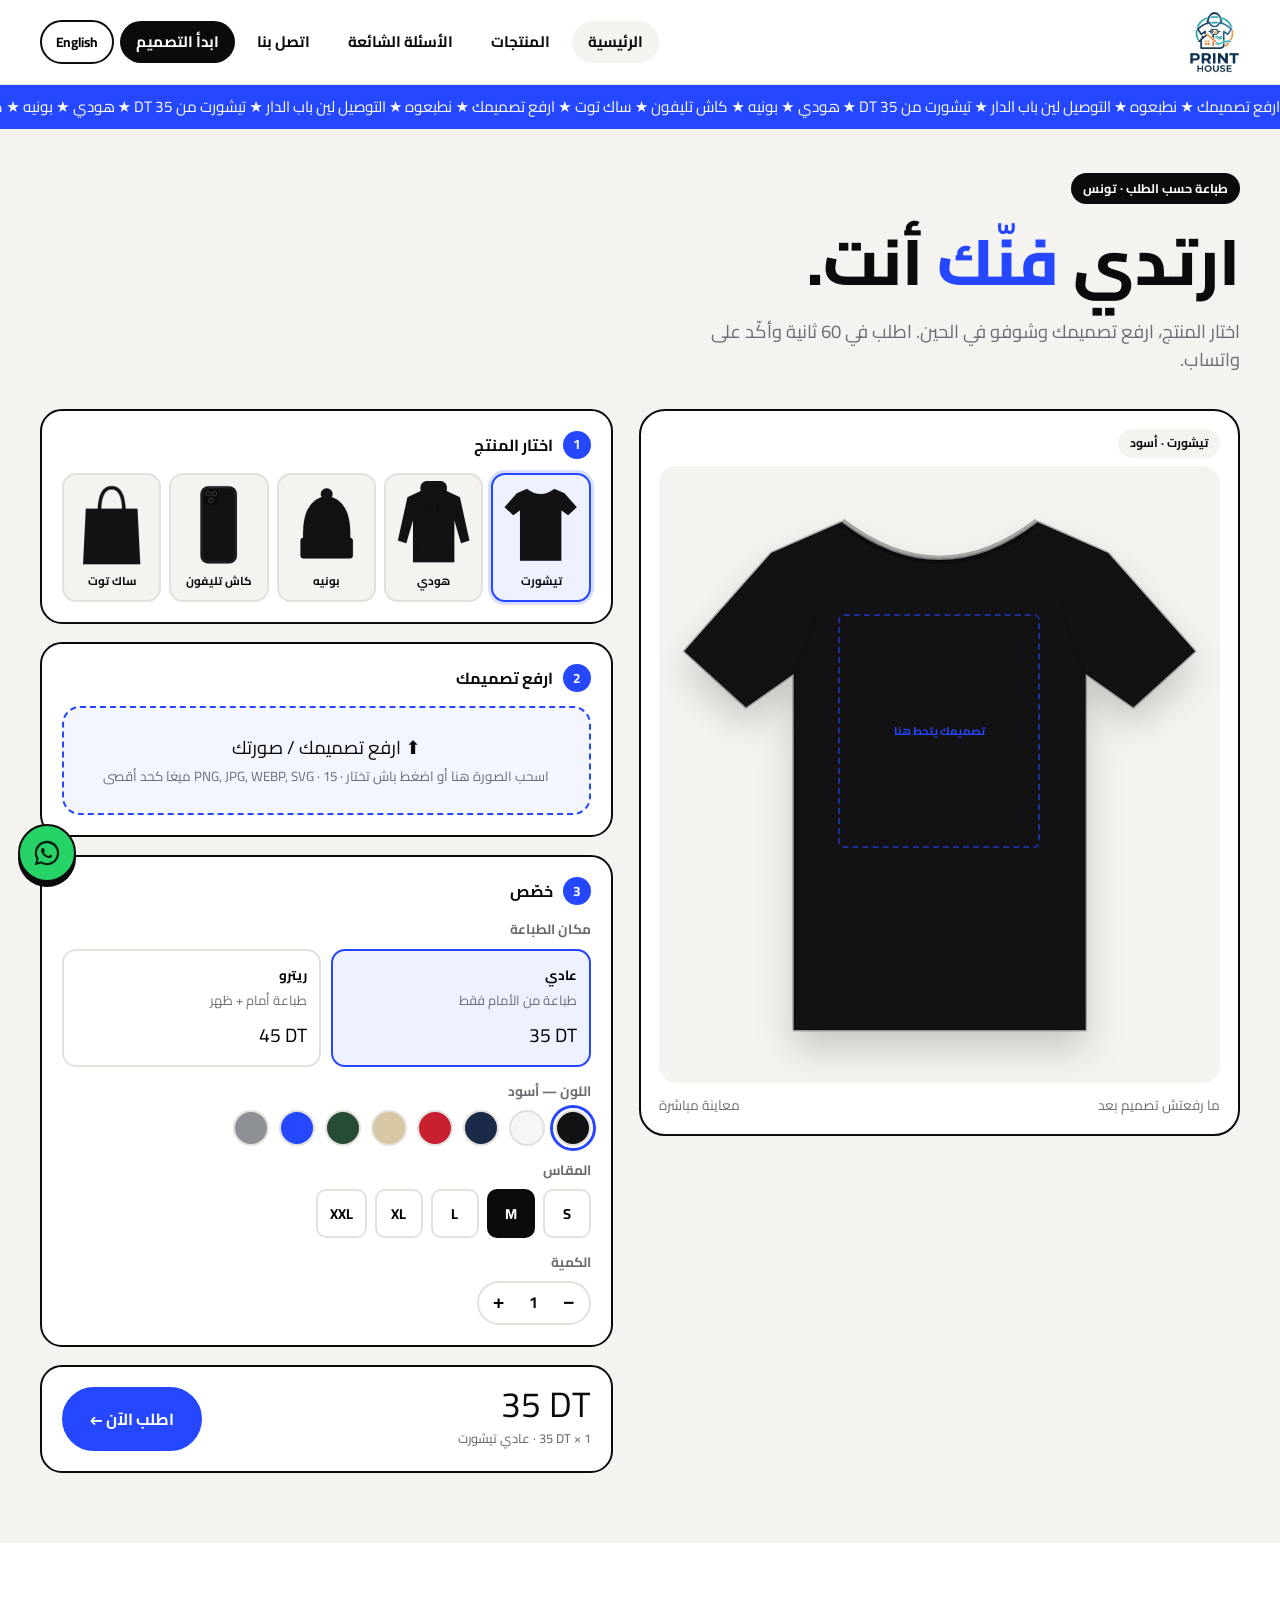
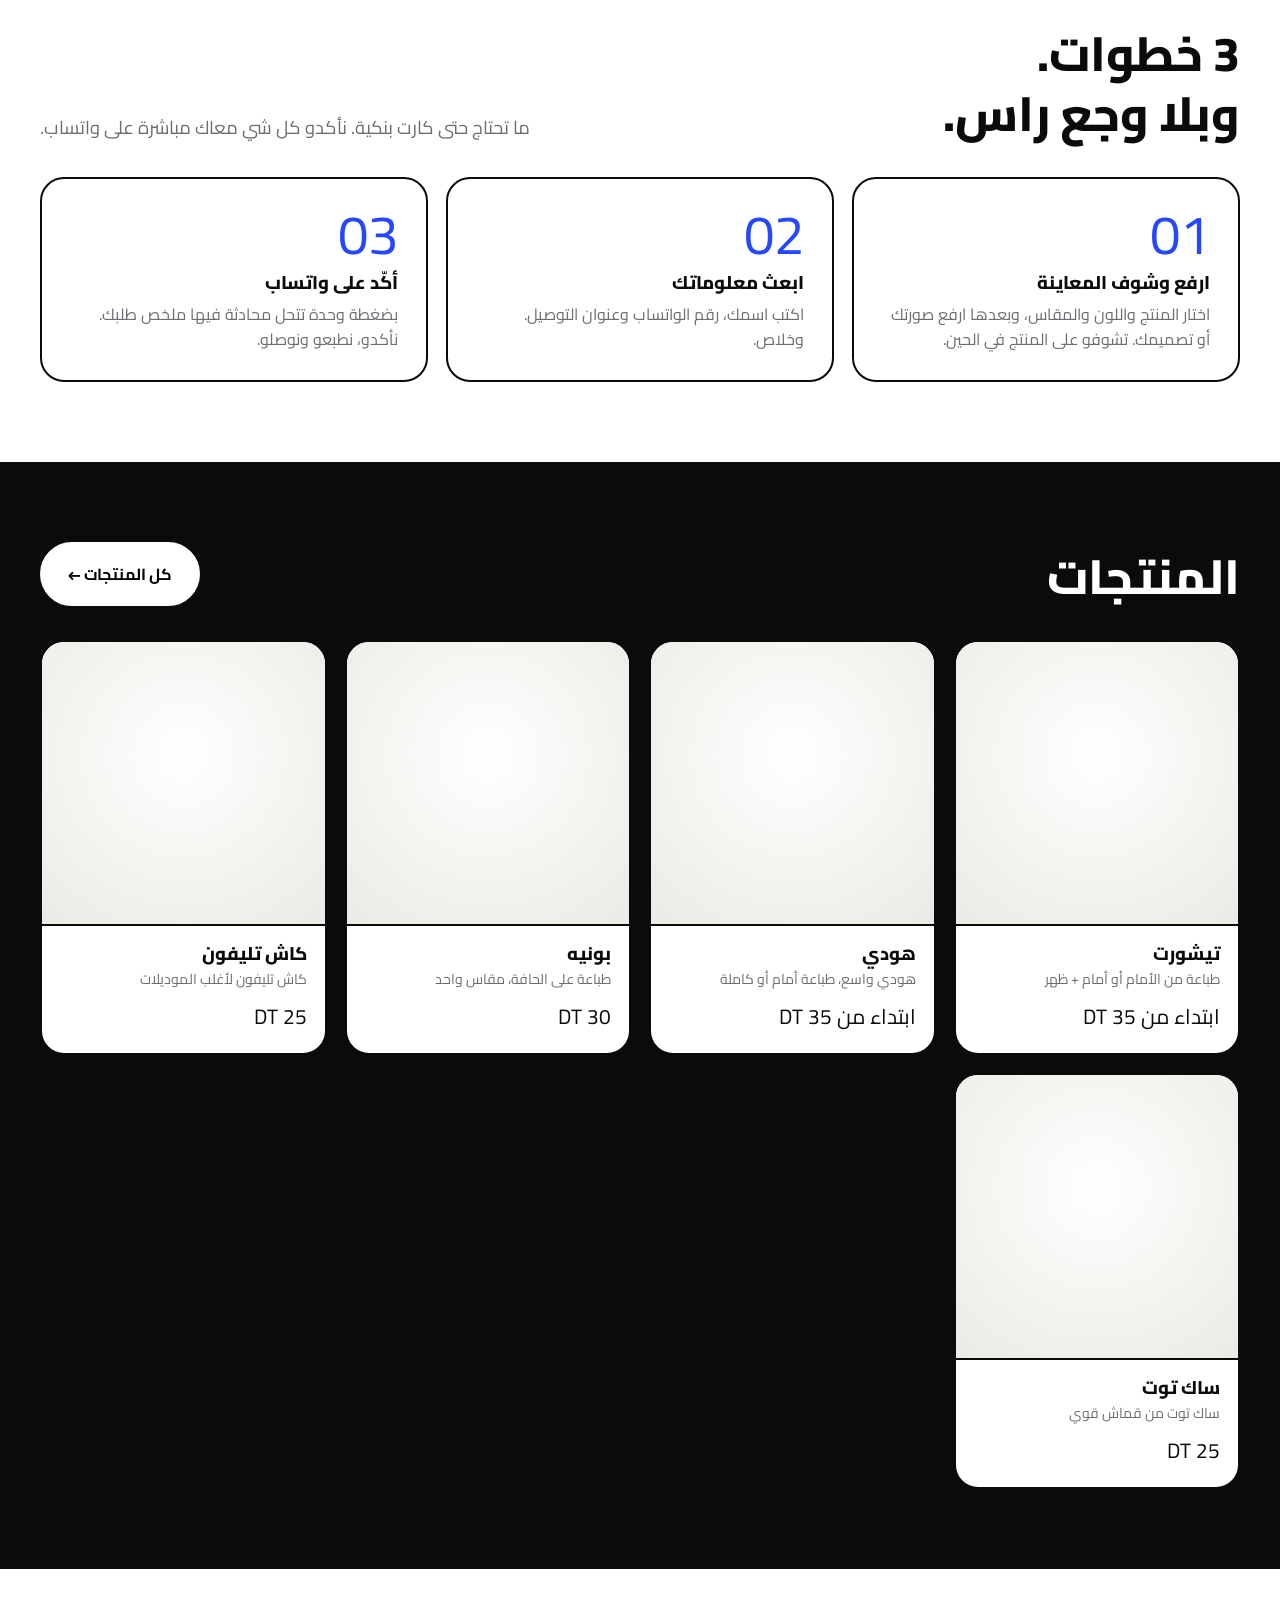
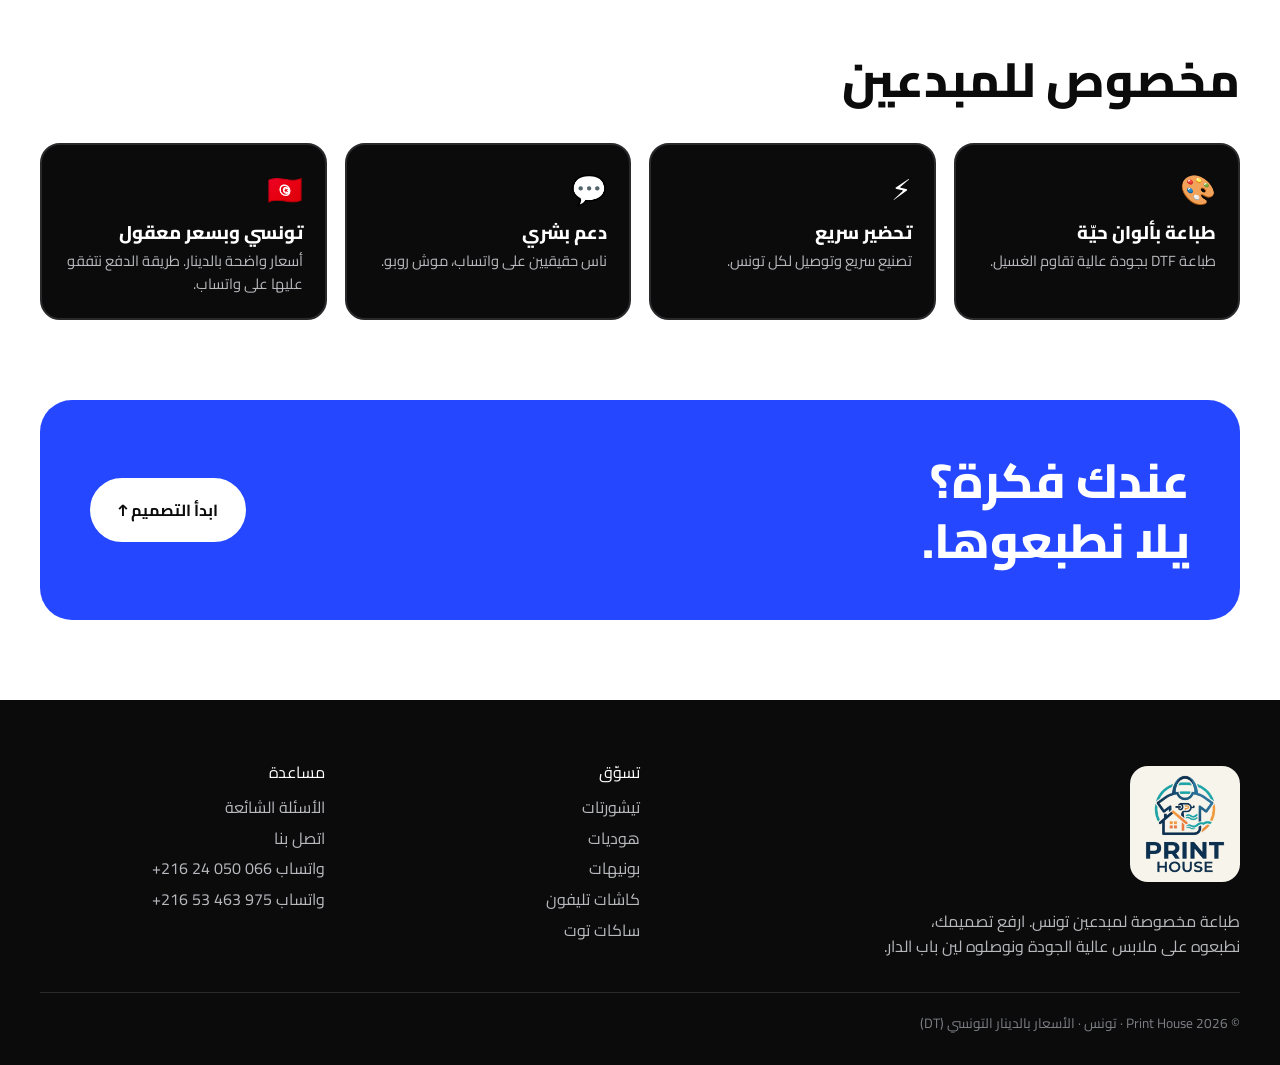
<file: index.html>
<!doctype html>
<html lang="en"><head><meta charset="utf-8"><meta name="viewport" content="width=device-width,initial-scale=1">
<title>Print House</title><meta name="description" content="Design and order custom T-shirts, hoodies, beanies, phone cases and tote bags in Tunisia. Upload your art, pay on WhatsApp.">
<link rel="preconnect" href="https://fonts.googleapis.com"><link rel="preconnect" href="https://fonts.gstatic.com" crossorigin>
<link href="https://fonts.googleapis.com/css2?family=Archivo+Black&family=Space+Grotesk:wght@400;500;700&family=Cairo:wght@400;600;700;800&display=swap" rel="stylesheet">
<link rel="icon" type="image/png" sizes="32x32" href="ph-favicon-32.png"><link rel="icon" type="image/png" sizes="512x512" href="ph-favicon.png"><link rel="apple-touch-icon" href="ph-apple-touch-icon.png">
<meta property="og:type" content="website"><meta property="og:site_name" content="Print House"><meta property="og:title" content="Print House"><meta property="og:description" content="Custom printing in Tunisia. Upload your design, we print it on T-shirts, hoodies, beanies, phone cases and tote bags."><meta property="og:image" content="https://zaydoun30.github.io/printhouse/ph-og-image.png"><meta property="og:url" content="https://zaydoun30.github.io/printhouse/">
<meta name="twitter:card" content="summary_large_image"><meta name="twitter:title" content="Print House"><meta name="twitter:image" content="https://zaydoun30.github.io/printhouse/ph-og-image.png"><meta name="theme-color" content="#0b0b0c"><link rel="stylesheet" href="style.css"></head>
<body data-page="home">

<div class="marquee"><div data-i18n="marquee">UPLOAD YOUR ART ★ WE PRINT IT ★ DELIVERED TO YOUR DOOR ★ T-SHIRTS FROM 35 DT ★ HOODIES ★ BONNES ★ PHONE CASES ★ TOTE BAGS ★ UPLOAD YOUR ART ★ WE PRINT IT ★ DELIVERED TO YOUR DOOR ★ T-SHIRTS FROM 35 DT ★ HOODIES ★ BONNES ★ PHONE CASES ★ TOTE BAGS ★ </div></div>
<section class="hero" id="customizer"><div class="wrap">
  <div class="hero-head"><span class="eyebrow">Custom print · Tunisia</span>
  <h1 data-i18n="home_h1">Wear your <span class="accent">own</span> art.</h1>
  <p class="lead">Pick a product, drop your design, see it instantly. Order in 60 seconds – confirm on WhatsApp.</p></div>
  <div id="customizer-mount"></div>
</div></section>

<section class="pad"><div class="wrap">
  <div class="section-head"><h2 data-i18n="steps_h2">3 steps.<br>Zero hassle.</h2><p class="lead">No card needed. We confirm everything with you directly on WhatsApp.</p></div>
  <div class="steps3">
    <div class="big-step"><div class="n">01</div><h3>Upload & preview</h3><p>Choose your product, colour and size, then upload your photo or artwork. See it on the mockup right away.</p></div>
    <div class="big-step"><div class="n">02</div><h3>Send your details</h3><p>Fill in your name, WhatsApp number and delivery address. That's it.</p></div>
    <div class="big-step"><div class="n">03</div><h3>Confirm on WhatsApp</h3><p>One tap opens a pre-filled chat with your order summary. We confirm, print and deliver.</p></div>
  </div>
</div></section>

<section class="pad dark"><div class="wrap">
  <div class="section-head"><h2>The collection</h2><a class="btn" style="background:#fff;color:#000;border-color:#fff" href="products.html">All products →</a></div>
  <div class="grid-products"><a class="prod-card" href="products.html?p=tshirt#customizer"><div class="img" data-thumb="tshirt"></div><div class="info"><h3>T-Shirt</h3><p>Front or front + back print</p><div class="from">from 35 DT</div></div></a><a class="prod-card" href="products.html?p=hoodie#customizer"><div class="img" data-thumb="hoodie"></div><div class="info"><h3>Hoodie</h3><p>Oversized fleece, front or full</p><div class="from">from 35 DT</div></div></a><a class="prod-card" href="products.html?p=beanie#customizer"><div class="img" data-thumb="beanie"></div><div class="info"><h3>Beanie (Bonne)</h3><p>Printed cuff, one size</p><div class="from">30 DT</div></div></a><a class="prod-card" href="products.html?p=case#customizer"><div class="img" data-thumb="case"></div><div class="info"><h3>Phone Case</h3><p>Cache Tlifoun, all major models</p><div class="from">25 DT</div></div></a><a class="prod-card" href="products.html?p=tote#customizer"><div class="img" data-thumb="tote"></div><div class="info"><h3>Tote Bag</h3><p>Sac Tot Bage, heavy canvas</p><div class="from">25 DT</div></div></a></div>
</div></section>

<section class="pad"><div class="wrap">
  <div class="section-head"><h2>Made for creators</h2></div>
  <div class="perks" style="color:#fff">
    <div class="perk" style="background:#0b0b0c"><div class="ic">🎨</div><h3>Vivid prints</h3><p>High-resolution DTF printing that survives the wash.</p></div>
    <div class="perk" style="background:#0b0b0c"><div class="ic">⚡</div><h3>Fast turnaround</h3><p>Quick production, delivery across all of Tunisia.</p></div>
    <div class="perk" style="background:#0b0b0c"><div class="ic">💬</div><h3>Human support</h3><p>Real people on WhatsApp, not a chatbot.</p></div>
    <div class="perk" style="background:#0b0b0c"><div class="ic">🇹🇳</div><h3>Local & fair</h3><p>Clear prices in DT. Pay on delivery arrangements via WhatsApp.</p></div>
  </div>
</div></section>

<section class="pad" style="padding-top:0"><div class="wrap"><div class="cta-band">
  <h2 data-i18n="cta_h2">Got an idea?<br>Let's print it.</h2><a class="btn" href="#customizer">Start designing ↑</a>
</div></div></section>
<script src="i18n.js"></script><script src="app.js"></script>
</body></html>
</file>
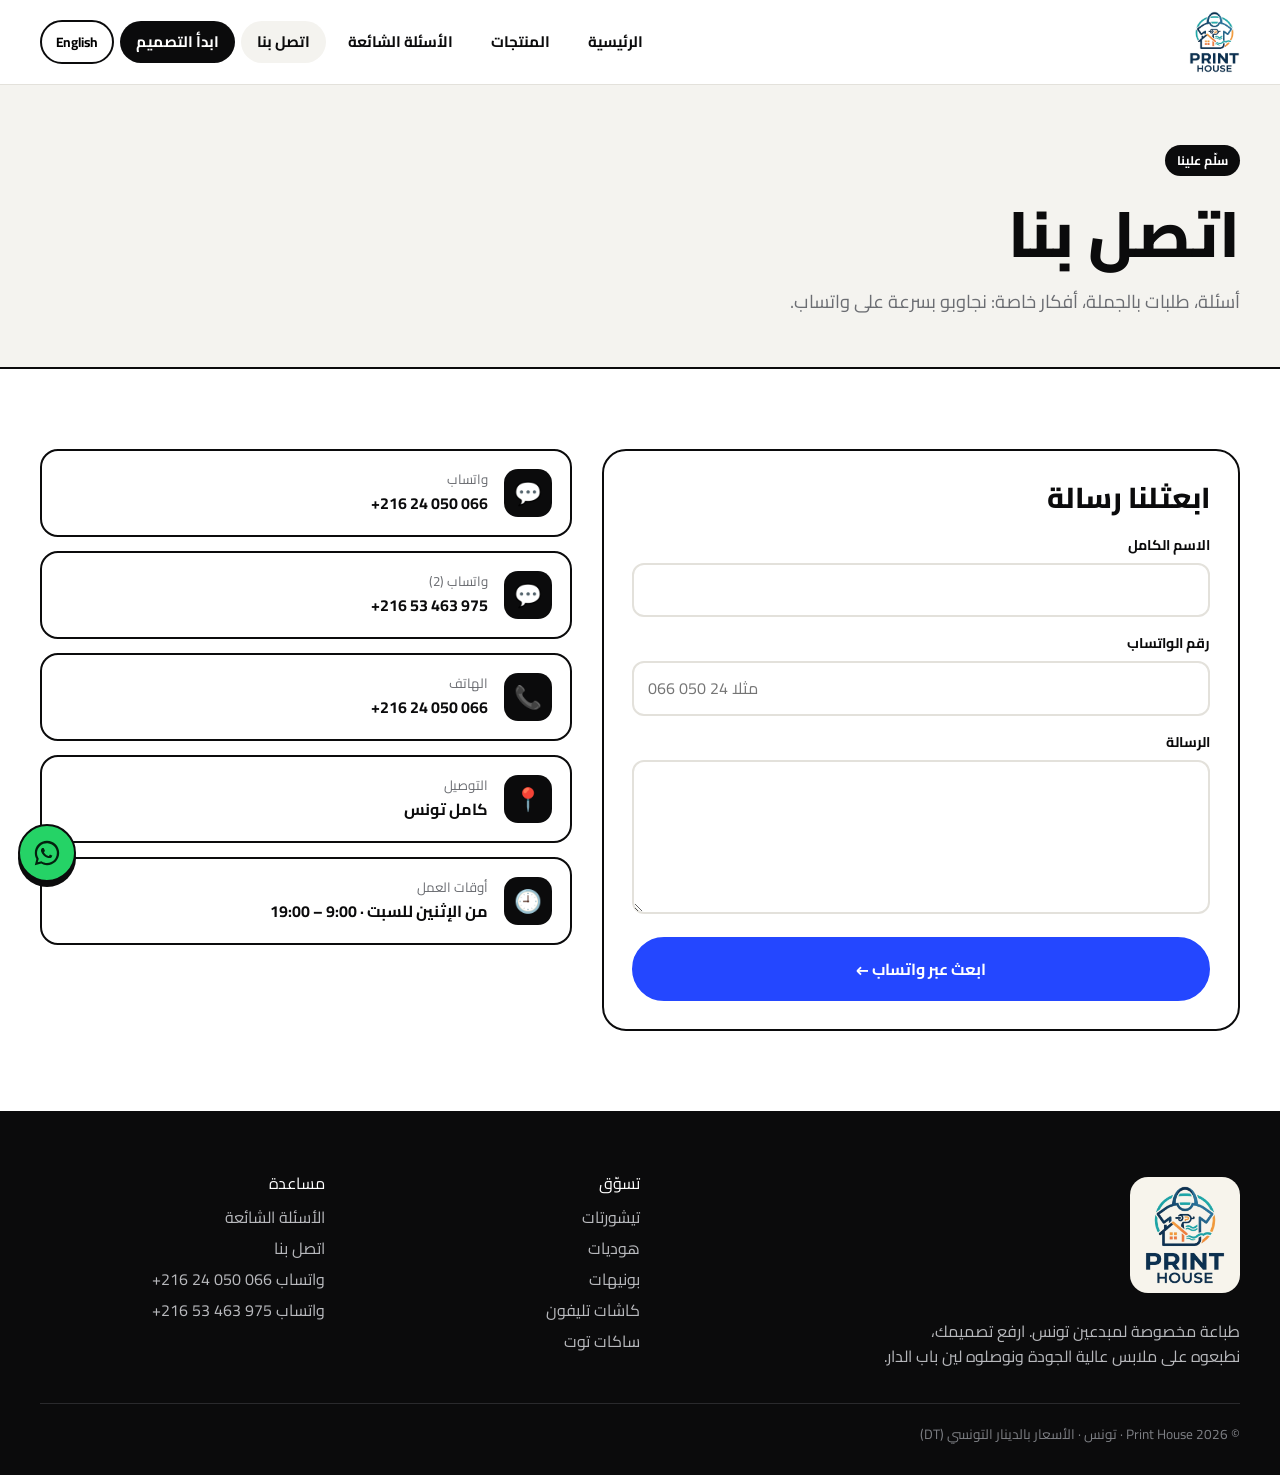
<file: contact.html>
<!doctype html>
<html lang="en"><head><meta charset="utf-8"><meta name="viewport" content="width=device-width,initial-scale=1">
<title>Contact – Print House</title><meta name="description" content="Reach Print House on WhatsApp.">
<link rel="preconnect" href="https://fonts.googleapis.com"><link rel="preconnect" href="https://fonts.gstatic.com" crossorigin>
<link href="https://fonts.googleapis.com/css2?family=Archivo+Black&family=Space+Grotesk:wght@400;500;700&family=Cairo:wght@400;600;700;800&display=swap" rel="stylesheet">
<link rel="icon" type="image/png" sizes="32x32" href="ph-favicon-32.png"><link rel="icon" type="image/png" sizes="512x512" href="ph-favicon.png"><link rel="apple-touch-icon" href="ph-apple-touch-icon.png">
<meta property="og:type" content="website"><meta property="og:site_name" content="Print House"><meta property="og:title" content="Print House"><meta property="og:description" content="Custom printing in Tunisia. Upload your design, we print it on T-shirts, hoodies, beanies, phone cases and tote bags."><meta property="og:image" content="https://zaydoun30.github.io/printhouse/ph-og-image.png"><meta property="og:url" content="https://zaydoun30.github.io/printhouse/">
<meta name="twitter:card" content="summary_large_image"><meta name="twitter:title" content="Print House"><meta name="twitter:image" content="https://zaydoun30.github.io/printhouse/ph-og-image.png"><meta name="theme-color" content="#0b0b0c"><link rel="stylesheet" href="style.css"></head>
<body data-page="contact">

<div class="page-hero"><div class="wrap"><span class="eyebrow">Say hi</span><h1>Contact</h1><p class="lead" style="margin-top:14px">Questions, bulk orders, custom ideas – we reply fast on WhatsApp.</p></div></div>
<section class="pad"><div class="wrap two">
  <div class="card"><h2 style="font-size:1.8rem;margin-bottom:20px">Send us a message</h2>
    <form id="cf" novalidate>
      <div class="field"><label>Full name</label><input name="name" required><div class="err">Please enter your name.</div></div>
      <div class="field"><label>WhatsApp number</label><input name="phone" type="tel" placeholder="e.g. 24 050 066" required><div class="err">Enter a valid Tunisian number (8 digits).</div></div>
      <div class="field"><label>Message</label><textarea name="msg" rows="5" required></textarea><div class="err">Please write a message.</div></div>
      <button class="btn accent-bg block" type="submit">Send via WhatsApp →</button>
    </form></div>
  <div class="contact-cards">
    <a class="cc" href="https://wa.me/21624050066" target="_blank" rel="noopener"><div class="ic">💬</div><div><small>WhatsApp</small><b><bdi>+216 24 050 066</bdi></b></div></a>
    <a class="cc" href="https://wa.me/21653463975" target="_blank" rel="noopener"><div class="ic">💬</div><div><small>WhatsApp (2)</small><b><bdi>+216 53 463 975</bdi></b></div></a>
    <a class="cc" href="tel:+21624050066"><div class="ic">📞</div><div><small>Phone</small><b><bdi>+216 24 050 066</bdi></b></div></a>
    <div class="cc"><div class="ic">📍</div><div><small>Delivery</small><b>All over Tunisia</b></div></div>
    <div class="cc"><div class="ic">🕘</div><div><small>Hours</small><b>Mon – Sat · 9:00 – 19:00</b></div></div>
  </div>
</div></section>
<script src="i18n.js"></script><script src="app.js"></script>
<script>
function pageInit(){
  const f=document.getElementById('cf');
  f.addEventListener('submit',e=>{e.preventDefault();
    const d=Object.fromEntries(new FormData(f));let ok=true;
    const chk=(n,t)=>{const el=f.elements[n].closest('.field');const g=t(d[n].trim());el.classList.toggle('bad',!g);if(!g)ok=false;};
    chk('name',v=>v.length>1);chk('phone',v=>validPhone(v));chk('msg',v=>v.length>1);
    if(!ok)return;
    openLink(waLink('Hello Print House!\n\n'+d.msg.trim()+'\n\n— '+d.name.trim()+' ('+d.phone.trim()+')'));
  });
}
</script></body></html>
</file>
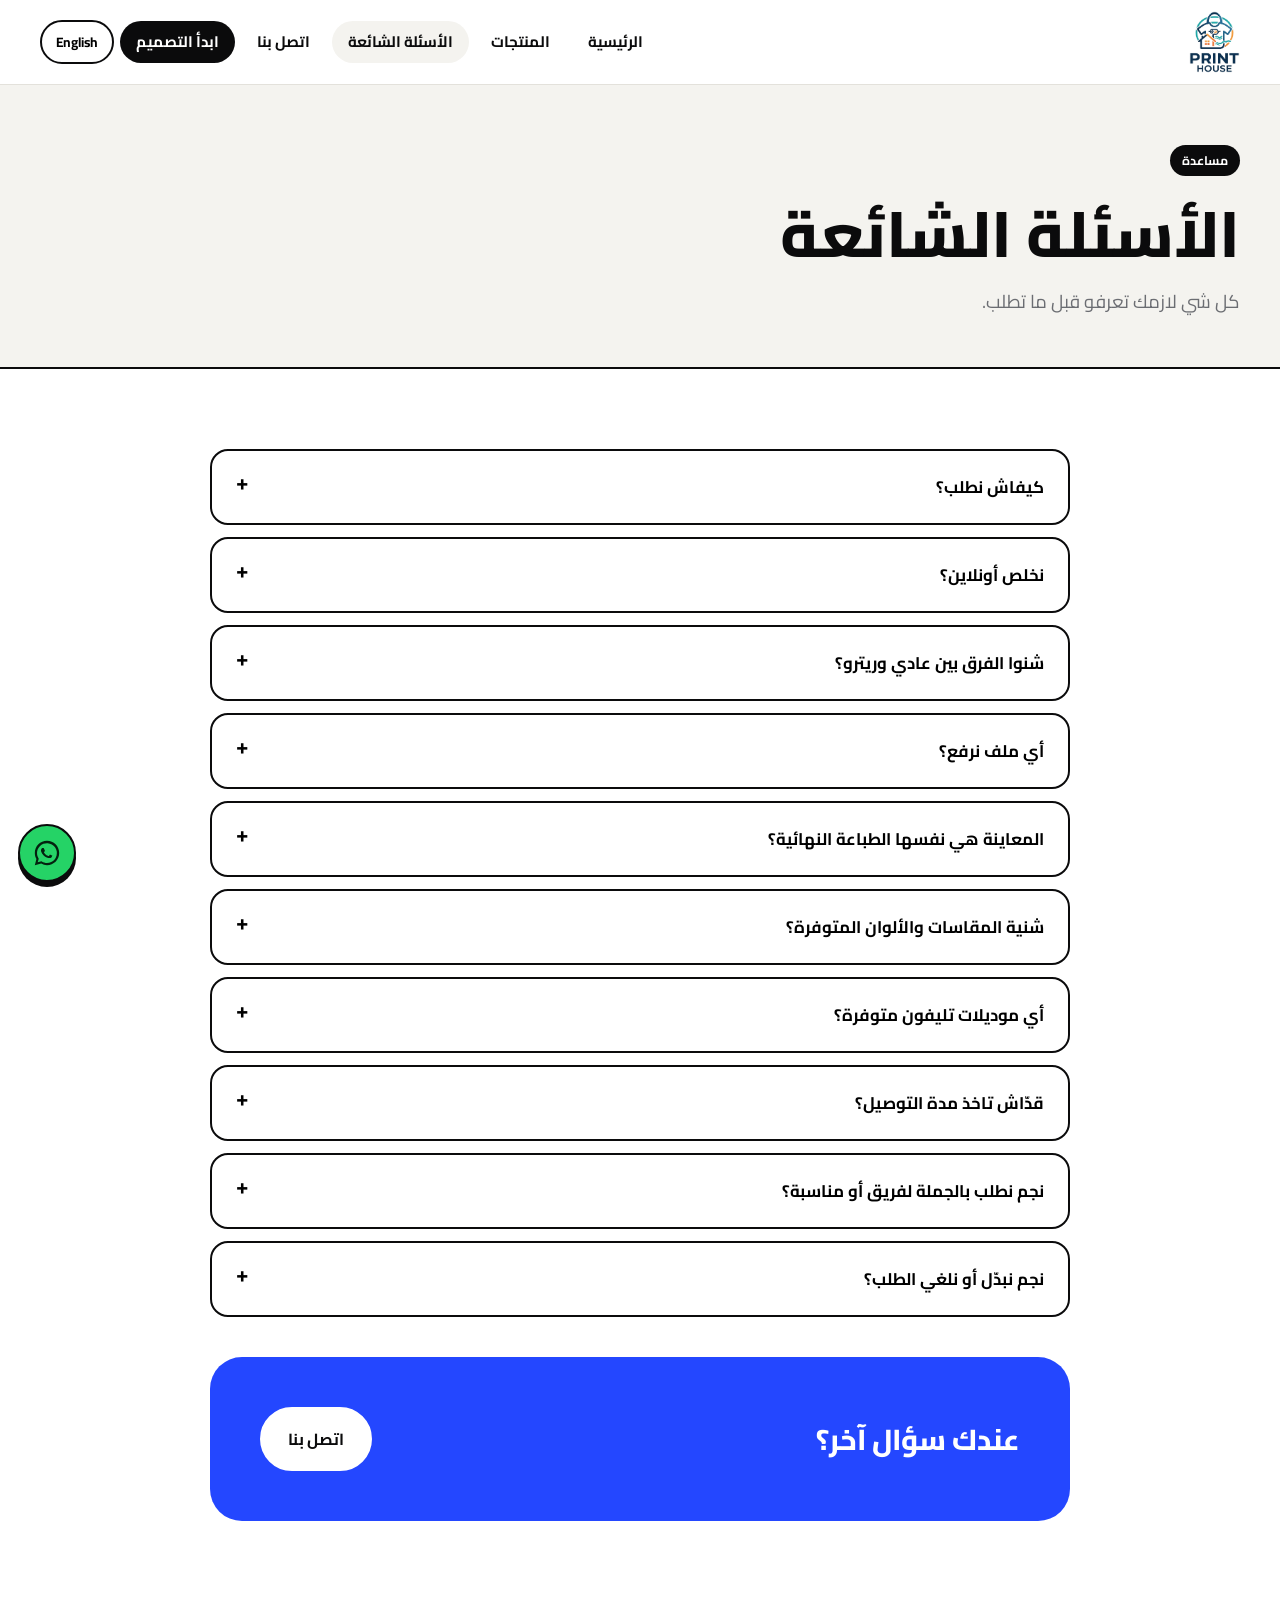
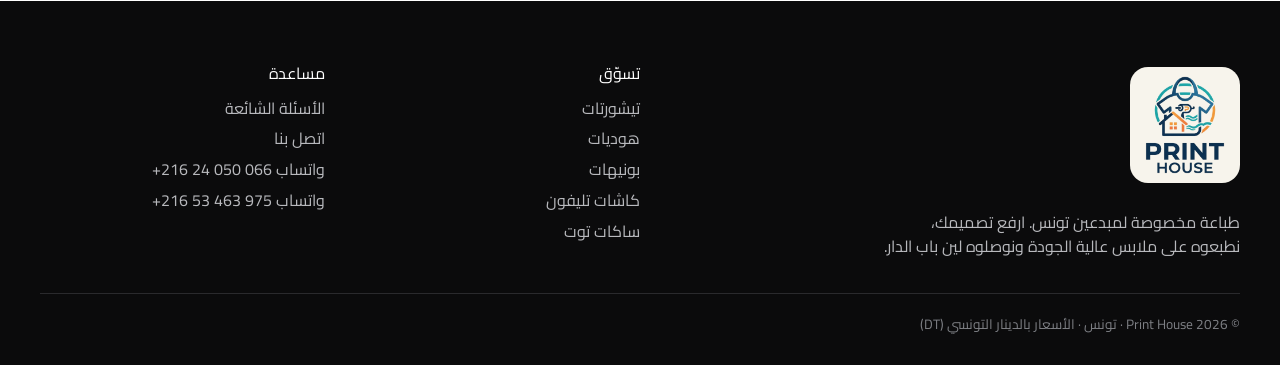
<file: faq.html>
<!doctype html>
<html lang="en"><head><meta charset="utf-8"><meta name="viewport" content="width=device-width,initial-scale=1">
<title>FAQ – Print House</title><meta name="description" content="Answers about ordering, printing, delivery and payment.">
<link rel="preconnect" href="https://fonts.googleapis.com"><link rel="preconnect" href="https://fonts.gstatic.com" crossorigin>
<link href="https://fonts.googleapis.com/css2?family=Archivo+Black&family=Space+Grotesk:wght@400;500;700&family=Cairo:wght@400;600;700;800&display=swap" rel="stylesheet">
<link rel="icon" type="image/png" sizes="32x32" href="ph-favicon-32.png"><link rel="icon" type="image/png" sizes="512x512" href="ph-favicon.png"><link rel="apple-touch-icon" href="ph-apple-touch-icon.png">
<meta property="og:type" content="website"><meta property="og:site_name" content="Print House"><meta property="og:title" content="Print House"><meta property="og:description" content="Custom printing in Tunisia. Upload your design, we print it on T-shirts, hoodies, beanies, phone cases and tote bags."><meta property="og:image" content="https://zaydoun30.github.io/printhouse/ph-og-image.png"><meta property="og:url" content="https://zaydoun30.github.io/printhouse/">
<meta name="twitter:card" content="summary_large_image"><meta name="twitter:title" content="Print House"><meta name="twitter:image" content="https://zaydoun30.github.io/printhouse/ph-og-image.png"><meta name="theme-color" content="#0b0b0c"><link rel="stylesheet" href="style.css"></head>
<body data-page="faq">

<div class="page-hero"><div class="wrap"><span class="eyebrow">Help</span><h1>FAQ</h1><p class="lead" style="margin-top:14px">Everything you need to know before you order.</p></div></div>
<section class="pad"><div class="wrap" style="max-width:860px"><div class="faq-item"><button>How does ordering work?<i>+</i></button><div class="a">Design your product on the site, click “Order Now”, fill in your name, WhatsApp number and delivery address, then tap the green “Confirm order via WhatsApp” button. It opens a chat with us with your order already written. Send it and we take it from there.</div></div><div class="faq-item"><button>Do I pay online?<i>+</i></button><div class="a">No. There is no card payment on the site. Payment method and delivery details are agreed with you on WhatsApp when we confirm your order.</div></div><div class="faq-item"><button>What is the difference between Standard and Retro?<i>+</i></button><div class="a">Standard is a print on the front only. Retro is a print on both front and back, so you can upload two designs. T-shirts and hoodies: Standard 35 DT, Retro 45 DT.</div></div><div class="faq-item"><button>What file should I upload?<i>+</i></button><div class="a">A PNG with transparent background gives the cleanest result. JPG, WEBP and SVG also work. For sharp prints use an image of at least 2000 px on the longest side. When you place your order, a link to your design is added to the WhatsApp message so we print from the full-quality file.</div></div><div class="faq-item"><button>Does the preview show the exact final print?<i>+</i></button><div class="a">The preview is a guide to placement and colour. Our team checks every design and may contact you on WhatsApp if the image needs adjusting before printing.</div></div><div class="faq-item"><button>Which sizes and colours are available?<i>+</i></button><div class="a">T-shirts and hoodies come in S to XXL and 8 colours. Beanies, phone cases and tote bags come in a selection of colours shown on the product page.</div></div><div class="faq-item"><button>Which phone models are supported?<i>+</i></button><div class="a">Recent iPhone, Samsung Galaxy and Xiaomi models are listed in the customizer. If yours is missing, choose “Other” and tell us your model on WhatsApp.</div></div><div class="faq-item"><button>How long does delivery take?<i>+</i></button><div class="a">Production and delivery times depend on your city and our current queue. We confirm the estimated date on WhatsApp when you validate the order.</div></div><div class="faq-item"><button>Can I order in bulk for a team or event?<i>+</i></button><div class="a">Yes. Message us on WhatsApp with quantities and designs and we will arrange it with you.</div></div><div class="faq-item"><button>Can I change or cancel my order?<i>+</i></button><div class="a">Yes, before printing starts. Message us on WhatsApp as soon as possible.</div></div>
<div class="cta-band" style="margin-top:40px"><h2 style="font-size:1.8rem">Still curious?</h2><a class="btn" href="contact.html">Contact us</a></div></div></section>
<script src="i18n.js"></script><script src="app.js"></script>
</body></html>
</file>
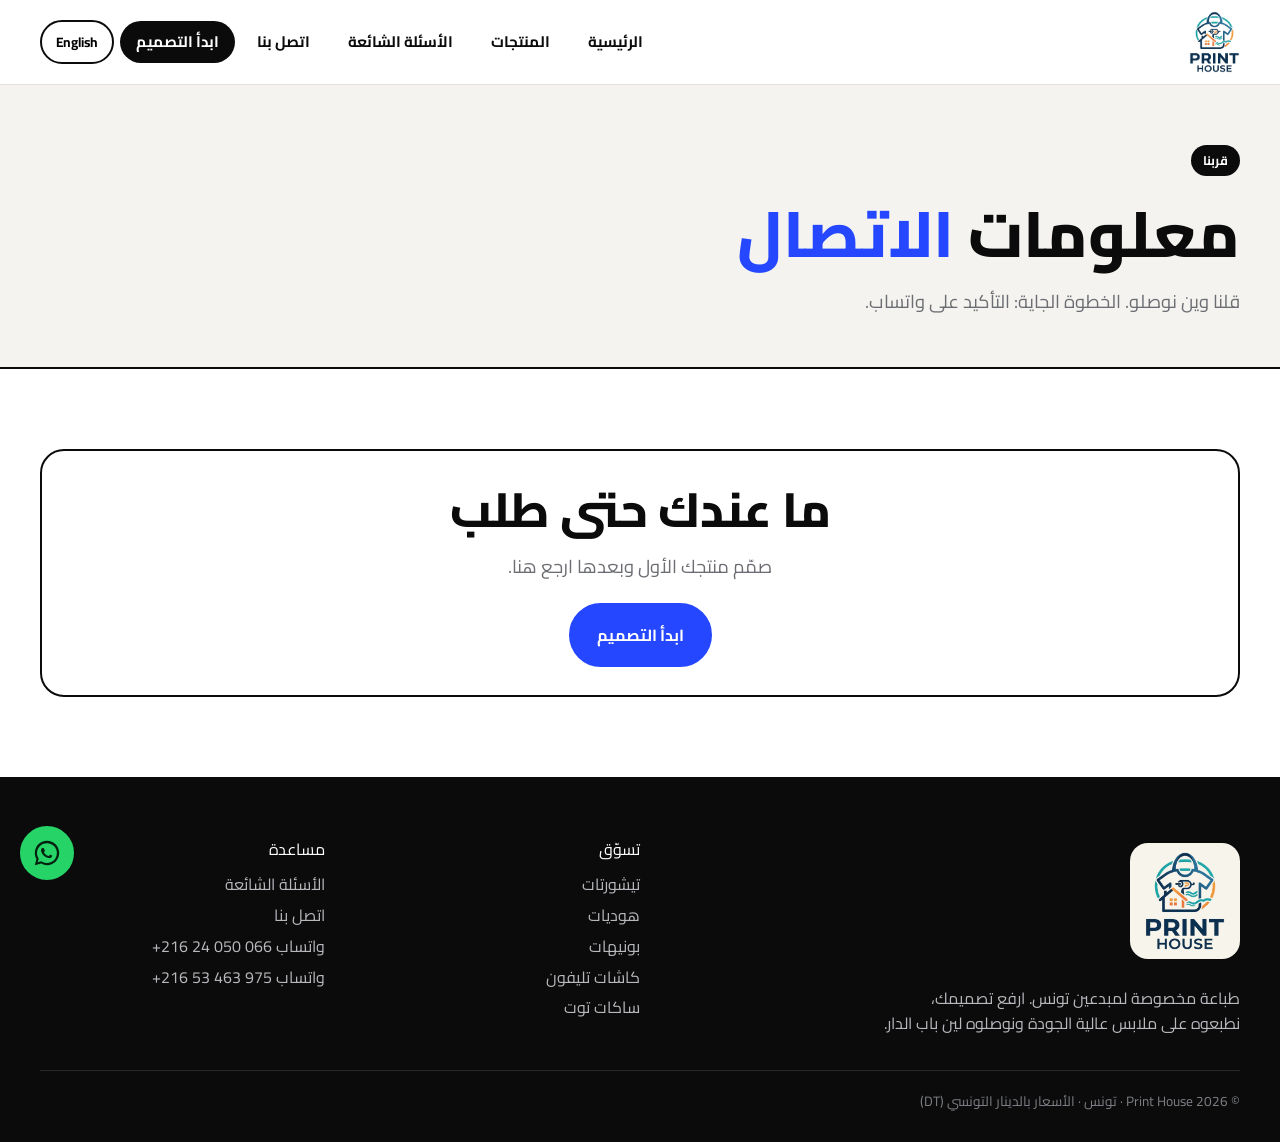
<file: order.html>
<!doctype html>
<html lang="en"><head><meta charset="utf-8"><meta name="viewport" content="width=device-width,initial-scale=1">
<title>Your details – Print House</title><meta name="description" content="Enter your delivery details to finish your order.">
<link rel="preconnect" href="https://fonts.googleapis.com"><link rel="preconnect" href="https://fonts.gstatic.com" crossorigin>
<link href="https://fonts.googleapis.com/css2?family=Archivo+Black&family=Space+Grotesk:wght@400;500;700&family=Cairo:wght@400;600;700;800&display=swap" rel="stylesheet">
<link rel="icon" type="image/png" sizes="32x32" href="ph-favicon-32.png"><link rel="icon" type="image/png" sizes="512x512" href="ph-favicon.png"><link rel="apple-touch-icon" href="ph-apple-touch-icon.png">
<meta property="og:type" content="website"><meta property="og:site_name" content="Print House"><meta property="og:title" content="Print House"><meta property="og:description" content="Custom printing in Tunisia. Upload your design, we print it on T-shirts, hoodies, beanies, phone cases and tote bags."><meta property="og:image" content="https://zaydoun30.github.io/printhouse/ph-og-image.png"><meta property="og:url" content="https://zaydoun30.github.io/printhouse/">
<meta name="twitter:card" content="summary_large_image"><meta name="twitter:title" content="Print House"><meta name="twitter:image" content="https://zaydoun30.github.io/printhouse/ph-og-image.png"><meta name="theme-color" content="#0b0b0c"><link rel="stylesheet" href="style.css"></head>
<body data-page="order">

<div class="page-hero"><div class="wrap"><span class="eyebrow">Almost there</span><h1 data-i18n="order_h1">Contact <span class="accent">details</span></h1><p class="lead" style="margin-top:14px">Tell us where to deliver. Next step: confirm on WhatsApp.</p></div></div>
<section class="pad"><div class="wrap two" id="content">
  <div class="card"><h2 style="font-size:1.7rem;margin-bottom:22px">Delivery info</h2>
  <form id="of" novalidate>
    <div class="field"><label>Full name *</label><input name="name" autocomplete="name" required><div class="err">Please enter your full name.</div></div>
    <div class="field"><label>WhatsApp phone number *</label><input name="phone" type="tel" autocomplete="tel" placeholder="e.g. 24 050 066 or +216 24 050 066" required><div class="err">Enter a valid Tunisian number (8 digits, e.g. 24 050 066).</div></div>
    <div class="field"><label>Governorate *</label><select name="city" required><option value="">Select…</option>
      <option>Tunis</option><option>Ariana</option><option>Ben Arous</option><option>Manouba</option><option>Nabeul</option><option>Zaghouan</option><option>Bizerte</option><option>Béja</option><option>Jendouba</option><option>Le Kef</option><option>Siliana</option><option>Sousse</option><option>Monastir</option><option>Mahdia</option><option>Sfax</option><option>Kairouan</option><option>Kasserine</option><option>Sidi Bouzid</option><option>Gabès</option><option>Médenine</option><option>Tataouine</option><option>Gafsa</option><option>Tozeur</option><option>Kébili</option></select><div class="err">Please select your governorate.</div></div>
    <div class="field"><label>Delivery address *</label><textarea name="address" rows="3" placeholder="Street, building, city, postal code" required></textarea><div class="err">Please enter your full delivery address.</div></div>
    <div class="field"><label>Notes (optional)</label><textarea name="notes" rows="2" placeholder="Anything we should know about your design?"></textarea></div>
    <button class="btn accent-bg block" type="submit">Submit order →</button>
  </form></div>
  <div class="card" id="sum"></div>
</div></section>
<script src="i18n.js"></script><script src="app.js"></script>
<script>
function pageInit(){
  const o=load('ph_order');
  if(!o){document.getElementById('content').innerHTML='<div class="card" style="grid-column:1/-1;text-align:center"><h2>'+t('No order yet')+'</h2><p class="lead" style="margin:14px auto 22px">'+t('Design your product first, then come back here.')+'</p><a class="btn accent-bg" href="index.html#customizer">'+t('Start designing')+'</a></div>';return;}
  function row(a,b){return '<div class="sum-row"><span>'+a+'</span><span>'+b+'</span></div>';}
  const sideLbl=s=>s==='front'?t('Front'):t('Back');
  document.getElementById('sum').innerHTML='<h2 style="font-size:1.4rem;margin-bottom:16px">'+t('Your order')+'</h2>'+
    '<div class="sum-thumb">'+o.files.map(f=>'<img src="'+f.thumb+'" alt="">').join('')+'</div>'+
    row(t('Product'),esc(pname(o.product)))+row(t('Option'),esc(t(o.variantLabel))+' – '+esc(t(o.variantDesc)))+row(t('Colour'),esc(cname(o.colorKey)))+
    (o.size?row(t('Size'),esc(o.size)):'')+(o.model?row(t('Phone model'),esc(t(o.model))):'')+row(t('Quantity'),o.qty)+
    o.files.map(f=>row(t('Design')+(o.files.length>1?' ('+sideLbl(f.side)+')':''),'<bdi>'+esc(f.name)+'</bdi>')).join('')+
    '<div class="sum-total"><span>'+t('Total')+'</span><span><bdi dir="ltr">'+o.total+' DT</bdi></span></div><p style="font-size:.82rem;color:var(--grey);margin-top:10px">'+t('Delivery fee and payment are confirmed with you on WhatsApp.')+'</p>'+
    '<a href="index.html#customizer" style="display:inline-block;margin-top:14px;font-weight:700">'+t('Edit design')+'</a>';
  const f=document.getElementById('of');
  const prev=load('ph_customer');if(prev)for(const k in prev)if(f.elements[k]&&k!=='city')f.elements[k].value=prev[k];
  f.addEventListener('submit',e=>{e.preventDefault();
    const d=Object.fromEntries(new FormData(f));let ok=true;
    const chk=(n,tt)=>{const el=f.elements[n].closest('.field');const g=tt(String(d[n]).trim());el.classList.toggle('bad',!g);if(!g)ok=false;};
    chk('name',v=>v.length>2);chk('phone',validPhone);chk('city',v=>!!v);chk('address',v=>v.length>5);
    if(!ok){toast(t('Please check the highlighted fields'));return;}
    const c={name:d.name.trim(),phone:'+216 '+normPhone(d.phone),city:d.city,address:d.address.trim(),notes:d.notes.trim()};
    o.ref='PH-'+Date.now().toString(36).toUpperCase().slice(-6);
    save('ph_order',o);save('ph_customer',c);
    location.href='thank-you.html';
  });
}
</script></body></html>
</file>
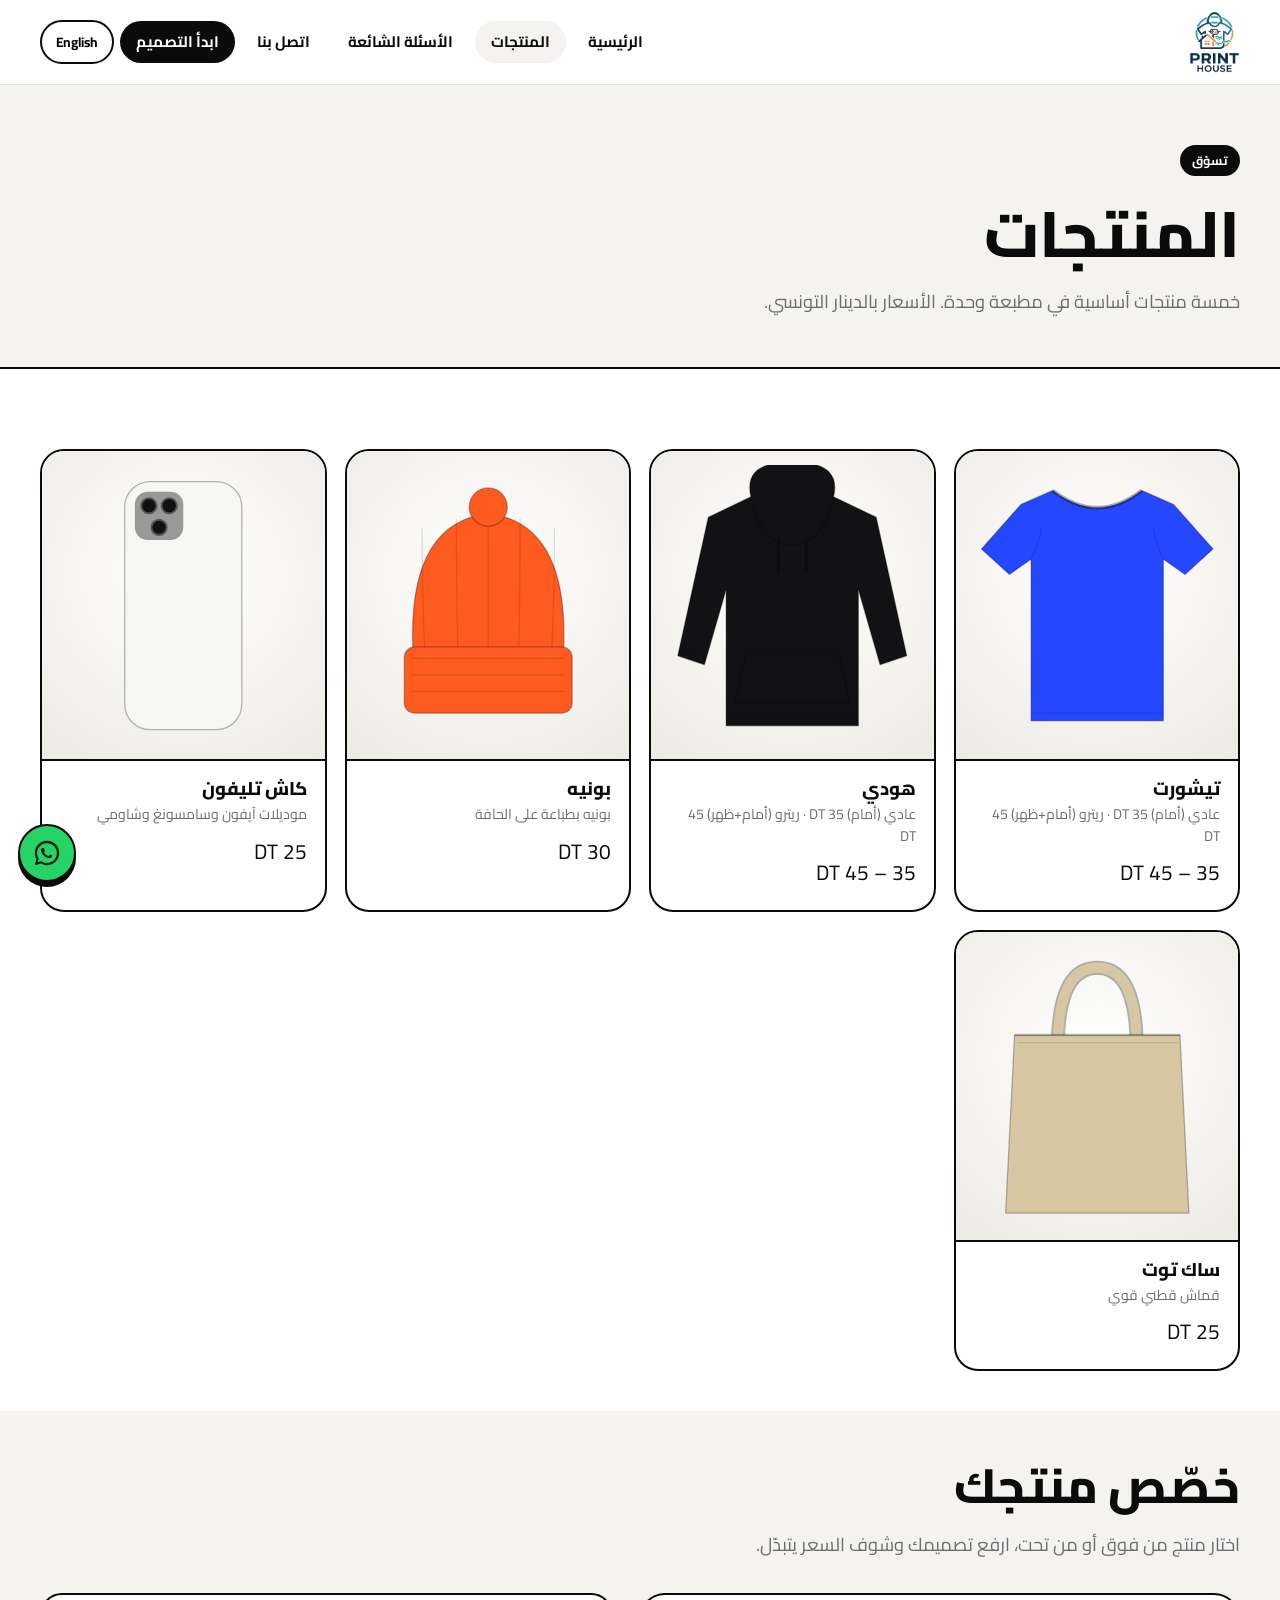
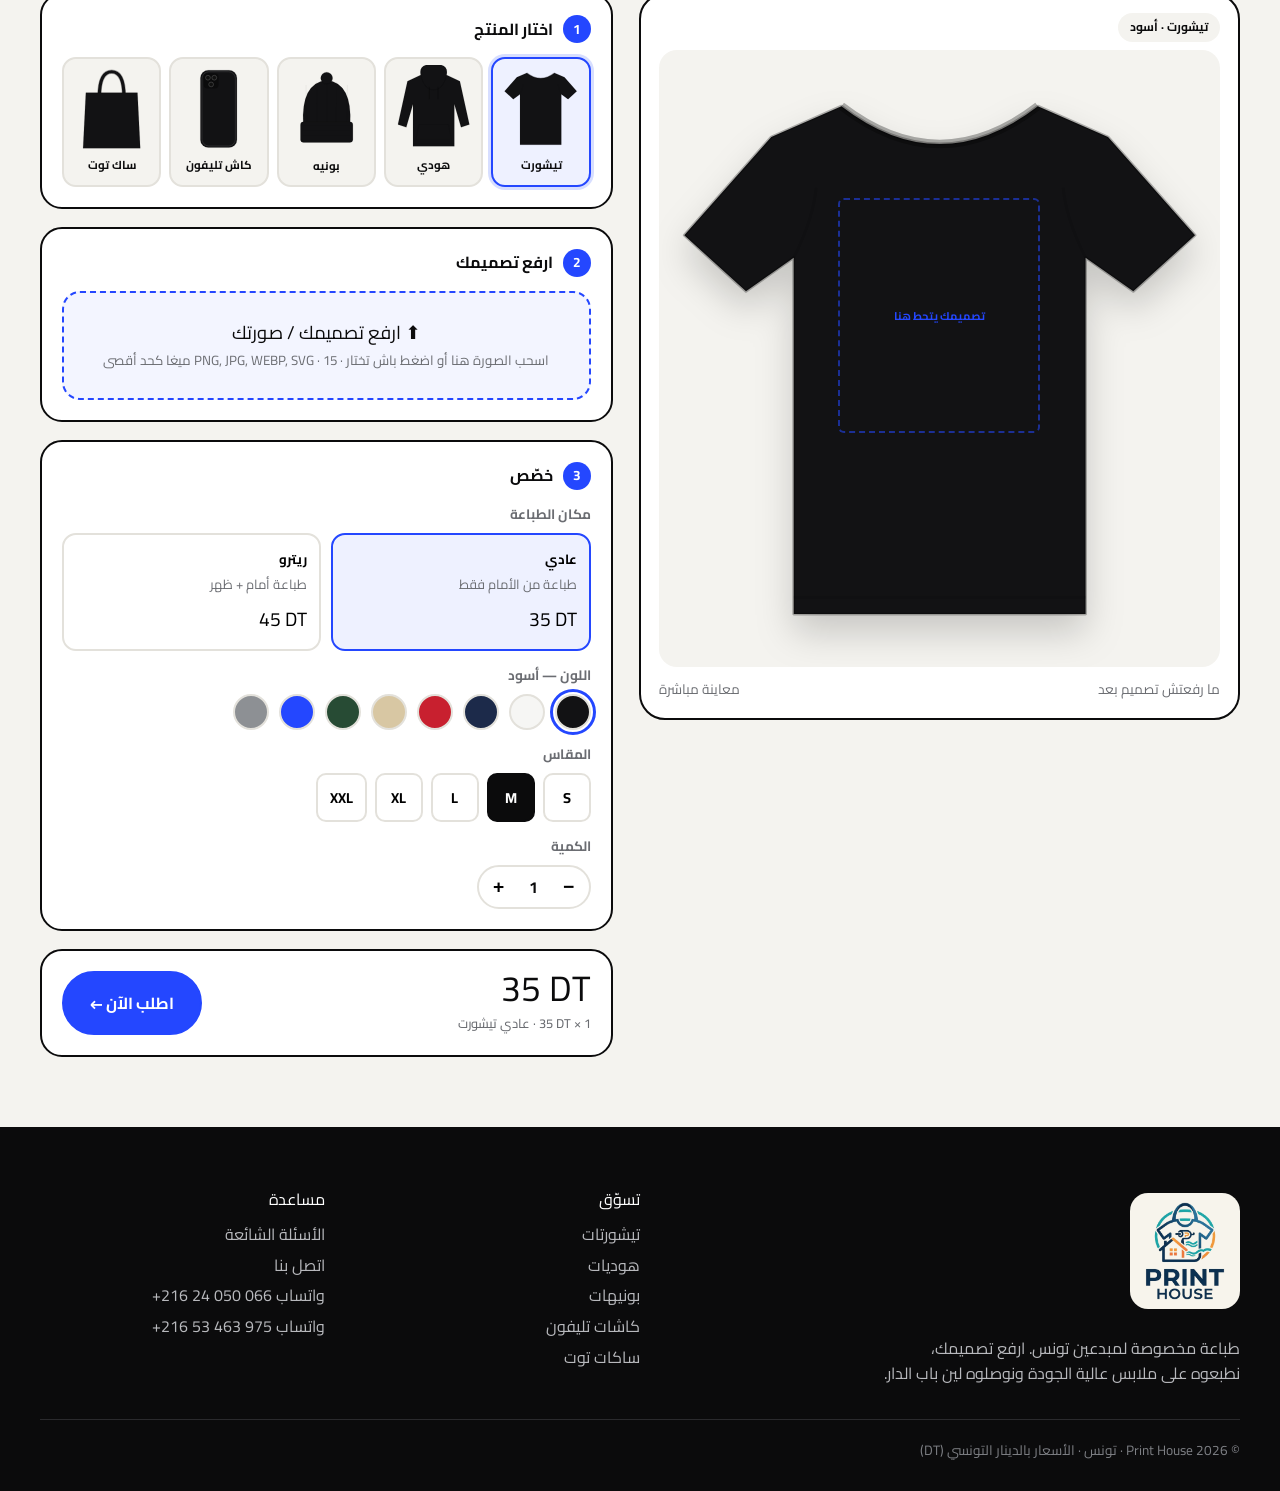
<file: products.html>
<!doctype html>
<html lang="en"><head><meta charset="utf-8"><meta name="viewport" content="width=device-width,initial-scale=1">
<title>Products – Print House</title><meta name="description" content="T-shirts, hoodies, beanies, phone cases and tote bags with prices in DT.">
<link rel="preconnect" href="https://fonts.googleapis.com"><link rel="preconnect" href="https://fonts.gstatic.com" crossorigin>
<link href="https://fonts.googleapis.com/css2?family=Archivo+Black&family=Space+Grotesk:wght@400;500;700&family=Cairo:wght@400;600;700;800&display=swap" rel="stylesheet">
<link rel="icon" type="image/png" sizes="32x32" href="ph-favicon-32.png"><link rel="icon" type="image/png" sizes="512x512" href="ph-favicon.png"><link rel="apple-touch-icon" href="ph-apple-touch-icon.png">
<meta property="og:type" content="website"><meta property="og:site_name" content="Print House"><meta property="og:title" content="Print House"><meta property="og:description" content="Custom printing in Tunisia. Upload your design, we print it on T-shirts, hoodies, beanies, phone cases and tote bags."><meta property="og:image" content="https://zaydoun30.github.io/printhouse/ph-og-image.png"><meta property="og:url" content="https://zaydoun30.github.io/printhouse/">
<meta name="twitter:card" content="summary_large_image"><meta name="twitter:title" content="Print House"><meta name="twitter:image" content="https://zaydoun30.github.io/printhouse/ph-og-image.png"><meta name="theme-color" content="#0b0b0c"><link rel="stylesheet" href="style.css"></head>
<body data-page="products">

<div class="page-hero"><div class="wrap"><span class="eyebrow">Shop</span><h1>Products</h1><p class="lead" style="margin-top:14px">Five essentials, one printing studio. Prices in Tunisian Dinar.</p></div></div>
<section class="pad" style="padding-bottom:40px"><div class="wrap">
  <div class="grid-products" id="grid">
<a class="prod-card" href="#customizer" data-pick="tshirt"><div class="img" data-thumb="tshirt"></div><div class="info"><h3>T-Shirt</h3><p>Standard (front) 35 DT · Retro (front+back) 45 DT</p><div class="from">35 – 45 DT</div></div></a><a class="prod-card" href="#customizer" data-pick="hoodie"><div class="img" data-thumb="hoodie"></div><div class="info"><h3>Hoodie</h3><p>Standard (front) 35 DT · Retro (front+back) 45 DT</p><div class="from">35 – 45 DT</div></div></a><a class="prod-card" href="#customizer" data-pick="beanie"><div class="img" data-thumb="beanie"></div><div class="info"><h3>Beanie (Bonne)</h3><p>Ribbed beanie with printed cuff</p><div class="from">30 DT</div></div></a><a class="prod-card" href="#customizer" data-pick="case"><div class="img" data-thumb="case"></div><div class="info"><h3>Phone Case (Cache Tlifoun)</h3><p>iPhone, Samsung & Xiaomi models</p><div class="from">25 DT</div></div></a><a class="prod-card" href="#customizer" data-pick="tote"><div class="img" data-thumb="tote"></div><div class="info"><h3>Tote Bag (Sac Tot Bage)</h3><p>Heavy cotton canvas</p><div class="from">25 DT</div></div></a>
  </div>
</div></section>
<section class="hero" id="customizer"><div class="wrap">
  <div class="hero-head"><h2>Customize it</h2><p class="lead">Select a product above or below, upload your design and watch the price update.</p></div>
  <div id="customizer-mount"></div>
</div></section>
<script src="i18n.js"></script><script src="app.js"></script>
<script>function pageInit(){document.querySelectorAll('[data-thumb]').forEach((e,i)=>{const k=e.dataset.thumb;const cols={tshirt:'blue',hoodie:'black',beanie:'orange',case:'white',tote:'sand'};e.innerHTML=thumb(k,cols[k]);});}</script>
</body></html>
</file>
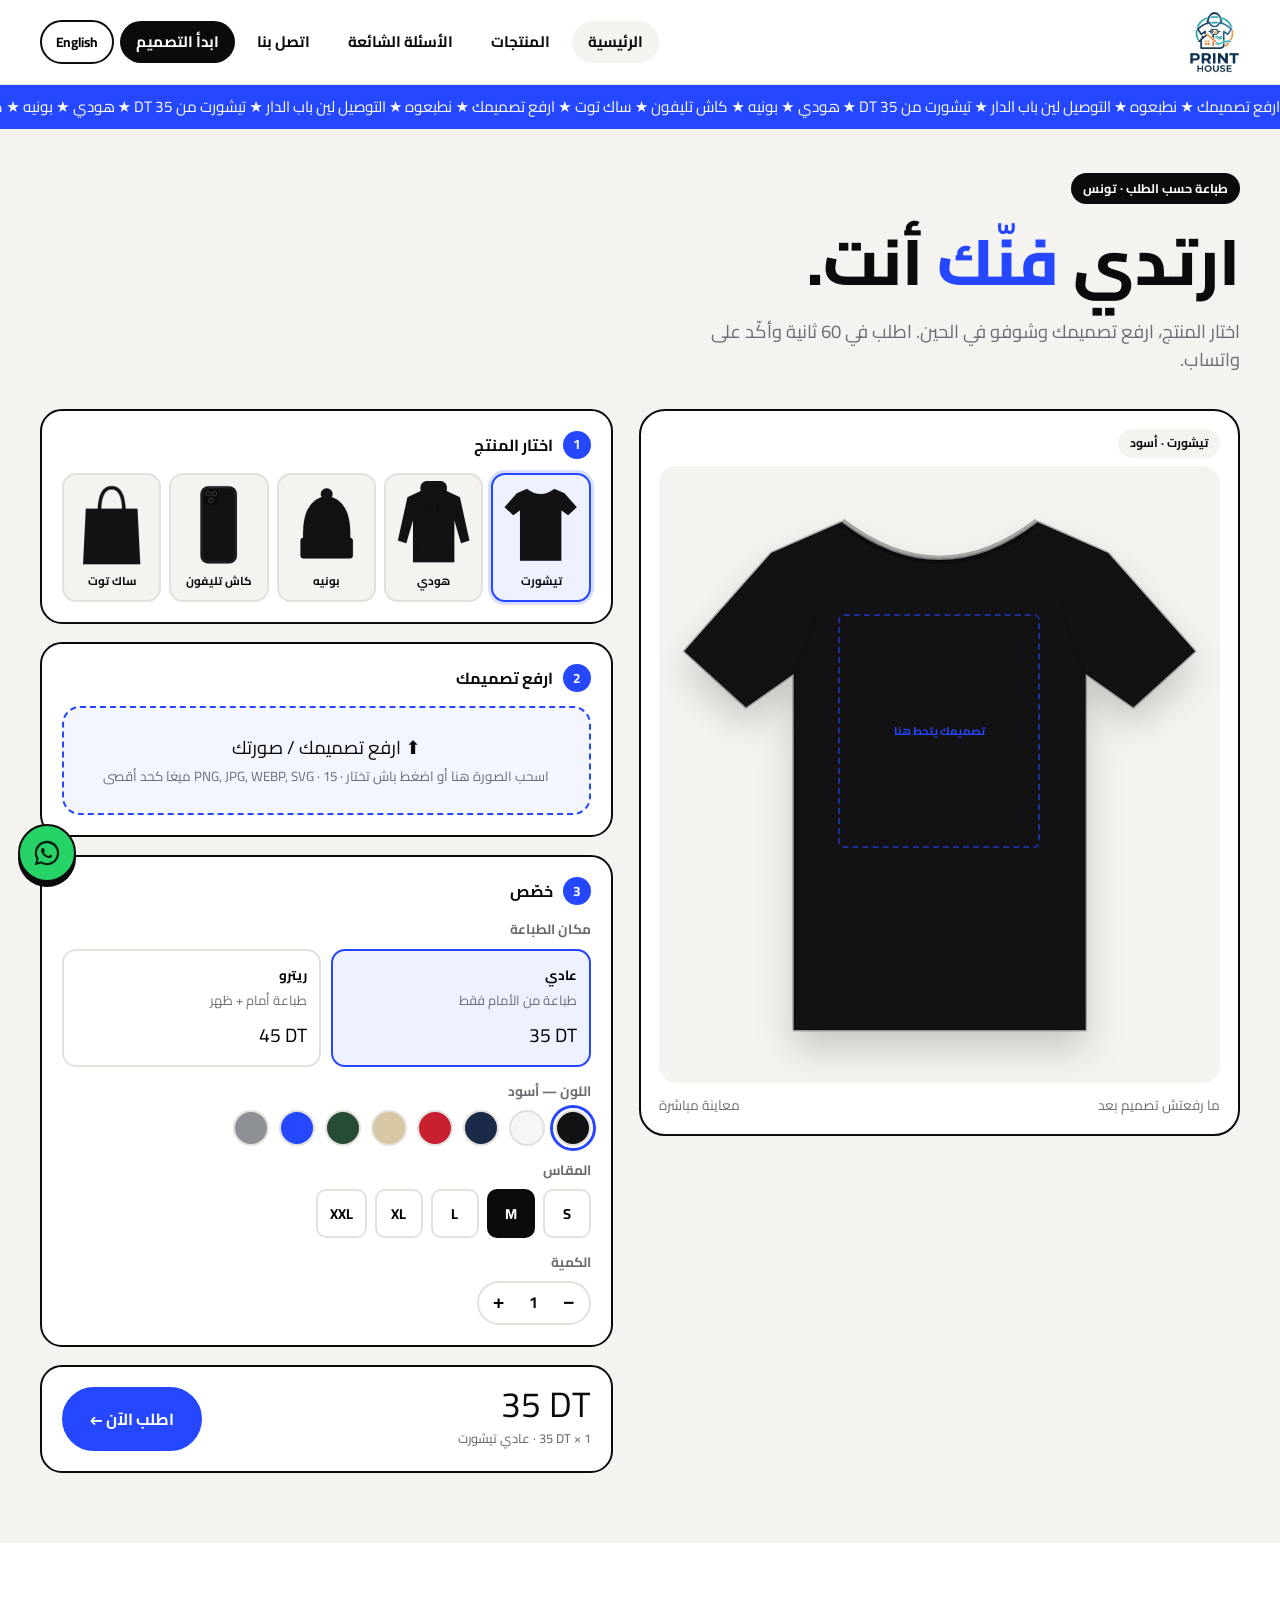
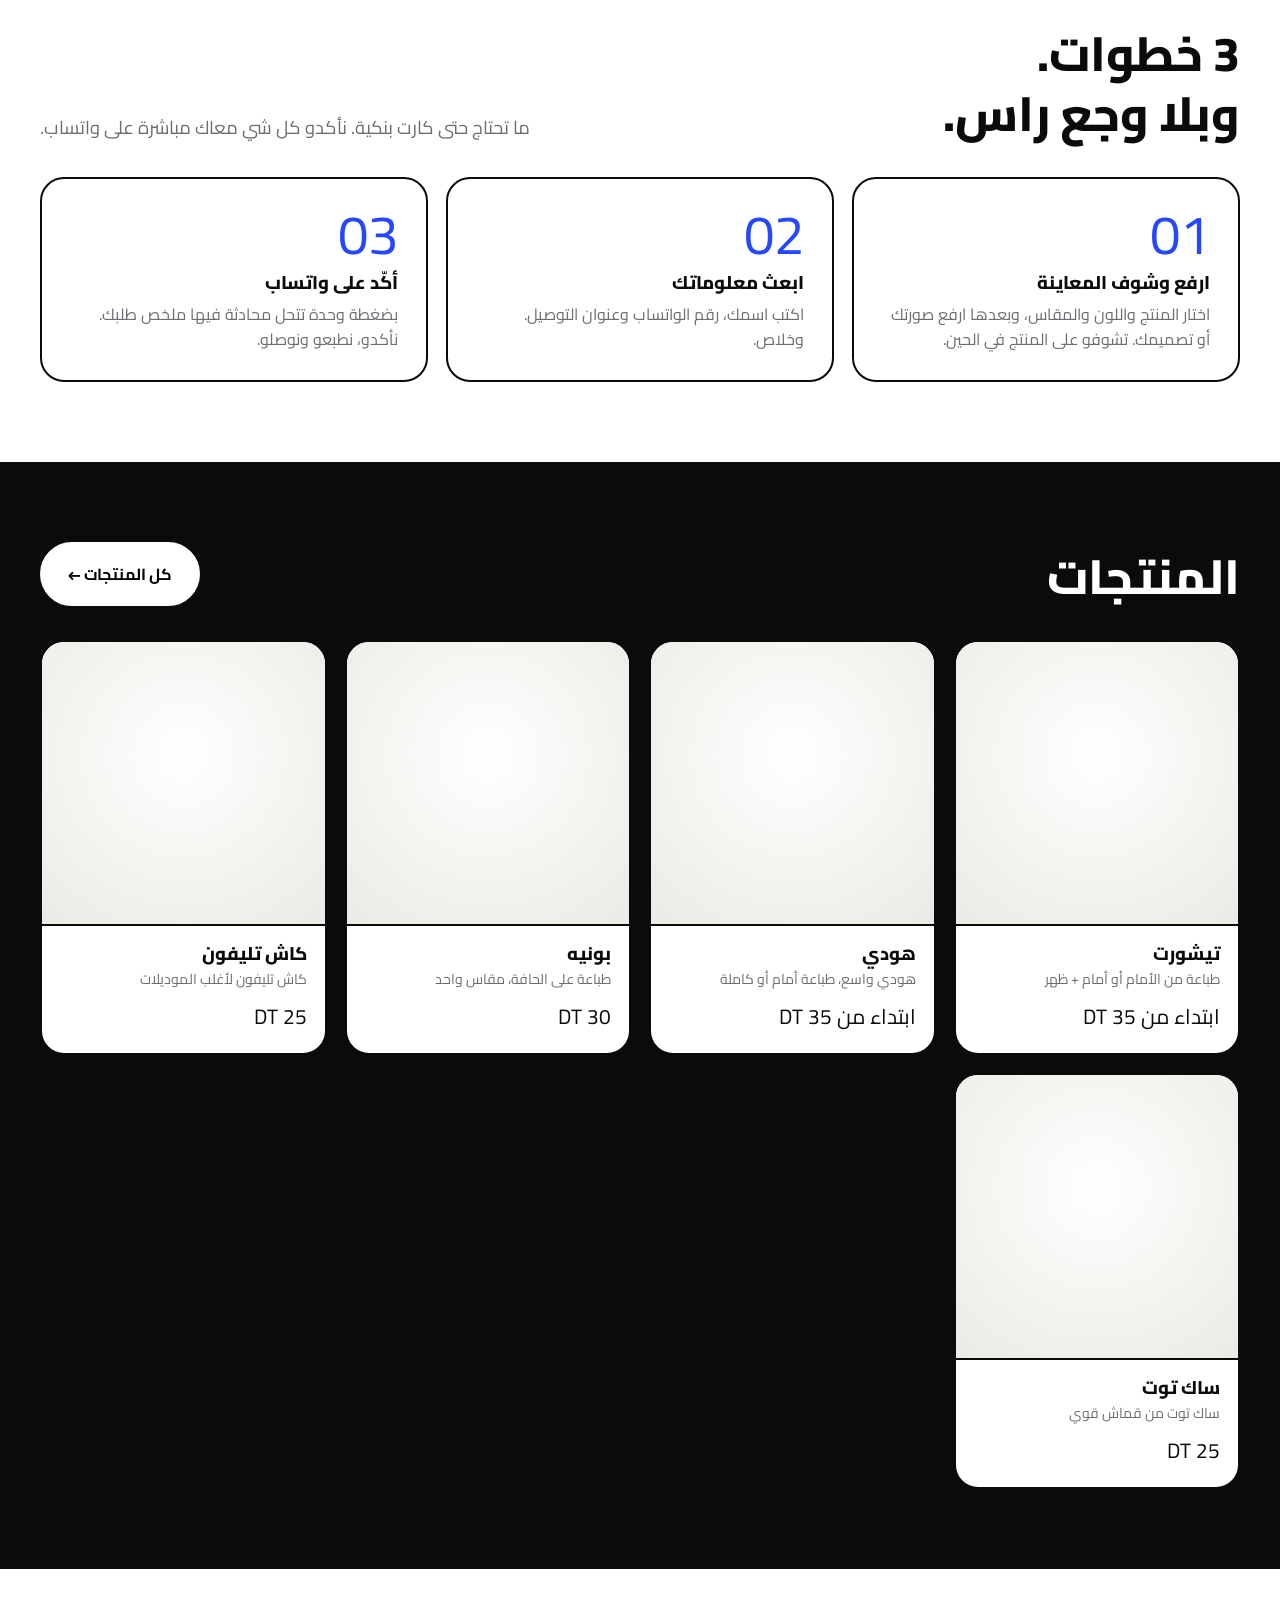
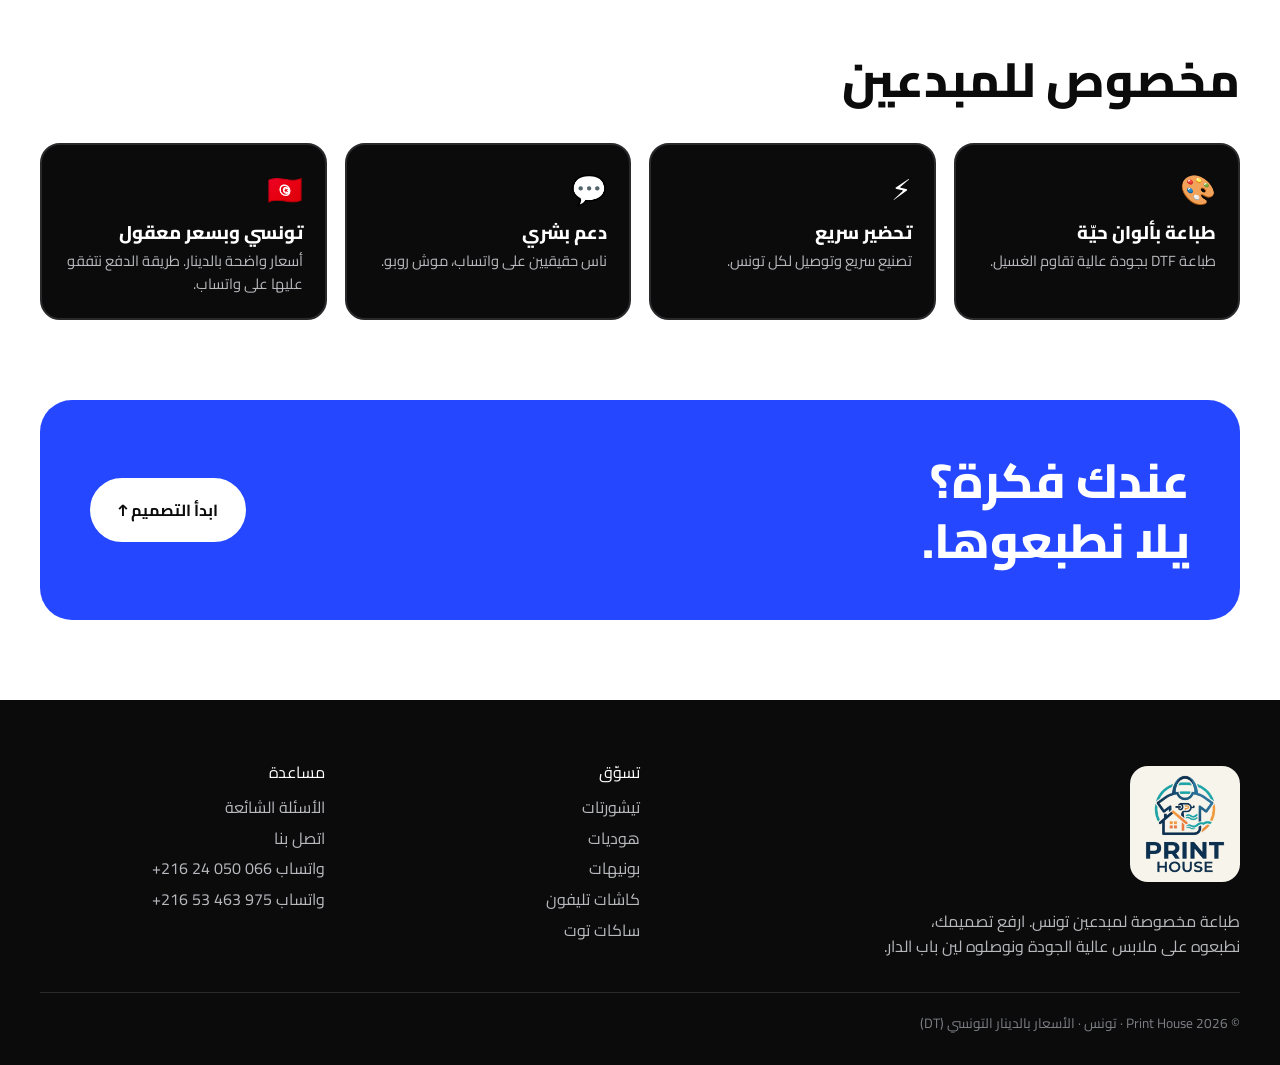
<file: thank-you (1).html>
<!doctype html>
<html lang="en"><head><meta charset="utf-8"><meta name="viewport" content="width=device-width,initial-scale=1">
<title>Thank you – Print House</title><meta name="description" content="Confirm your order via WhatsApp.">
<link rel="preconnect" href="https://fonts.googleapis.com"><link rel="preconnect" href="https://fonts.gstatic.com" crossorigin>
<link href="https://fonts.googleapis.com/css2?family=Archivo+Black&family=Space+Grotesk:wght@400;500;700&family=Cairo:wght@400;600;700;800&display=swap" rel="stylesheet">
<link rel="icon" type="image/png" sizes="32x32" href="ph-favicon-32.png"><link rel="icon" type="image/png" sizes="512x512" href="ph-favicon.png"><link rel="apple-touch-icon" href="ph-apple-touch-icon.png">
<meta property="og:type" content="website"><meta property="og:site_name" content="Print House"><meta property="og:title" content="Print House"><meta property="og:description" content="Custom printing in Tunisia. Upload your design, we print it on T-shirts, hoodies, beanies, phone cases and tote bags."><meta property="og:image" content="https://zaydoun30.github.io/printhouse/ph-og-image.png"><meta property="og:url" content="https://zaydoun30.github.io/printhouse/">
<meta name="twitter:card" content="summary_large_image"><meta name="twitter:title" content="Print House"><meta name="twitter:image" content="https://zaydoun30.github.io/printhouse/ph-og-image.png"><meta name="theme-color" content="#0b0b0c"><link rel="stylesheet" href="style.css"></head>
<body data-page="thanks">

<section class="thanks"><div class="wrap" style="max-width:820px">
  <div class="check">✓</div>
  <h1 id="th1"></h1>
  <p class="lead" id="tlead" style="margin:16px auto 34px"></p>
  <a id="wa" class="wa-btn" href="https://wa.me/21624050066" target="_blank" rel="noopener"><svg viewBox="0 0 32 32" fill="currentColor"><path d="M16 3C8.8 3 3 8.8 3 16c0 2.3.6 4.5 1.7 6.4L3 29l6.8-1.8A13 13 0 0 0 16 29c7.2 0 13-5.8 13-13S23.2 3 16 3zm0 23.7c-2 0-3.9-.6-5.5-1.6l-.4-.2-4 1 1.1-3.9-.3-.4A10.6 10.6 0 1 1 16 26.7zm5.8-7.9c-.3-.2-1.9-.9-2.200-1-.3-.1-.5-.2-.7.2-.2.3-.8 1-1 1.200-.2.200-.4.200-.7.100-.3-.2-1.400-.5-2.600-1.600-1-.9-1.600-1.900-1.800-2.200-.2-.3 0-.5.100-.6l.5-.5c.1-.2.200-.3.300-.5.100-.2 0-.4 0-.5l-1-2.300c-.2-.6-.5-.5-.7-.5h-.6c-.2 0-.5.100-.8.400-.3.300-1 1-1 2.400s1 2.800 1.200 3c.1.200 2 3.100 4.900 4.300.7.300 1.200.5 1.600.6.700.2 1.300.2 1.800.1.600-.1 1.900-.8 2.100-1.500.3-.7.300-1.400.2-1.500-.1-.1-.3-.2-.6-.4z"/></svg><span>Confirm order via WhatsApp</span></a>
  <p class="numline" id="numline"></p>
  <p style="margin-top:6px"><a id="wa2" class="btn ghost" href="https://wa.me/21653463975" target="_blank" rel="noopener"></a></p>
  <div class="notice" id="attach-note"></div>
  <div class="card" style="text-align:start;margin-top:30px"><h3 style="margin-bottom:12px"><span id="sumt"></span> · <bdi id="ref"></bdi></h3><div id="sum"></div></div>
  <p style="margin-top:30px"><a href="index.html" class="btn ghost" id="backhome"></a></p>
</div></section>
<script src="i18n.js"></script><script src="app.js"></script>
<script>
function pageInit(){
  const o=load('ph_order'),c=load('ph_customer');
  if(!o||!o.ref||!c){location.replace('index.html');return;}
  const ar=LANG==='ar',first=esc(c.name.split(' ')[0]);
  document.getElementById('th1').innerHTML=ar?('طلبك تسجّل يا <span class="accent">'+first+'</span> ✓'):('Order <span class="accent">received</span>, '+first+'!');
  document.getElementById('tlead').innerHTML=ar?'طلبك تسجّل عندنا. <b>الخطوة الأخيرة:</b> ادخل أكّد الطلب على واتساب. الطلب ما يتأكدش حتى تبعث الرسالة.':'Your order is placed. <b>Last step:</b> go confirm it on WhatsApp. The order is only confirmed once you send the message.';
  document.getElementById('numline').innerHTML=(ar?'رقم الواتساب متاعنا: ':'Our WhatsApp numbers: ')+'<b><bdi>+216 24 050 066</bdi></b> &nbsp;·&nbsp; <b><bdi>+216 53 463 975</bdi></b>';
  document.getElementById('wa2').innerHTML=(ar?'أو أكّد على الرقم التاني: ':'Or confirm on our second number: ')+'<bdi>+216 53 463 975</bdi>';
  document.getElementById('sumt').textContent=t('Order summary');
  document.getElementById('ref').textContent=o.ref;
  document.getElementById('backhome').textContent=t('Back to home');
  const allUp=o.files.every(f=>f.url);
  document.getElementById('attach-note').innerHTML=allUp
    ?(ar?'✓ <b>تصميمك تحمّل</b> والرابط متاعو موجود في رسالة الواتساب. اضغط إرسال وبرك.':'✓ <b>Your design is uploaded</b> and its link is inside the WhatsApp message. Just press send.')
    :(ar?'📎 <b>ما تنساش:</b> بعد ما تتحل المحادثة، ابعث ملف التصميم الأصلي ('+o.files.map(f=>'<bdi>'+esc(f.name)+'</bdi>').join('، ')+') باش نطبعو بأحسن جودة.':'📎 <b>Do not forget:</b> after the chat opens, attach your original design file(s) ('+o.files.map(f=>'<bdi>'+esc(f.name)+'</bdi>').join(', ')+') so we print from full quality.');
  const msg=buildWaMessage(o,c);
  const sentKey='ph_sent_'+o.ref;let already=false;try{already=!!sessionStorage.getItem(sentKey);}catch(e){}
  if(!already){
    sendOrder({type:'order',ref:o.ref,customer:c,order:{product:AR.product[o.product]||o.productName,variant:(AR.variant[o.variantId]||o.variantLabel)+' ('+(AR.desc[o.variantDesc]||o.variantDesc)+')',color:AR.color[o.colorKey]||o.color,size:o.size||'',model:o.model||'',qty:o.qty,unit:o.unit,total:o.total,files:o.files.map(f=>({side:f.side,name:f.name,url:f.url||''}))}});
    try{sessionStorage.setItem(sentKey,'1');}catch(e){}
  }
  ['wa','wa2'].forEach(id=>document.getElementById(id).addEventListener('click',()=>sendOrder({type:'confirm',ref:o.ref,via:id==='wa'?'1':'2'})));
  document.getElementById('wa').href=waLink(msg);document.getElementById('wa2').href=waLink(msg,WA_NUMBER2);
  const r=(a,b)=>'<div class="sum-row"><span>'+a+'</span><span>'+b+'</span></div>';
  const sideLbl=s=>s==='front'?t('Front'):t('Back');
  document.getElementById('sum').innerHTML=r(t('Product'),esc(pname(o.product))+' – '+esc(t(o.variantLabel))+' ('+esc(t(o.variantDesc))+')')+r(t('Colour'),esc(cname(o.colorKey)))+(o.size?r(t('Size'),esc(o.size)):'')+(o.model?r(t('Phone model'),esc(t(o.model))):'')+r(t('Quantity'),o.qty)+
    o.files.map(f=>r(t('Design')+(o.files.length>1?' ('+sideLbl(f.side)+')':''),'<bdi>'+esc(f.name)+'</bdi>')).join('')+r(t('Name'),esc(c.name))+r(t('WhatsApp'),'<bdi>'+esc(c.phone)+'</bdi>')+r(t('Address'),'<bdi>'+esc(c.address)+'</bdi>، '+esc(c.city))+
    '<div class="sum-total"><span>'+t('Total')+'</span><span><bdi dir="ltr">'+o.total+' DT</bdi></span></div>';
}
</script></body></html>
</file>
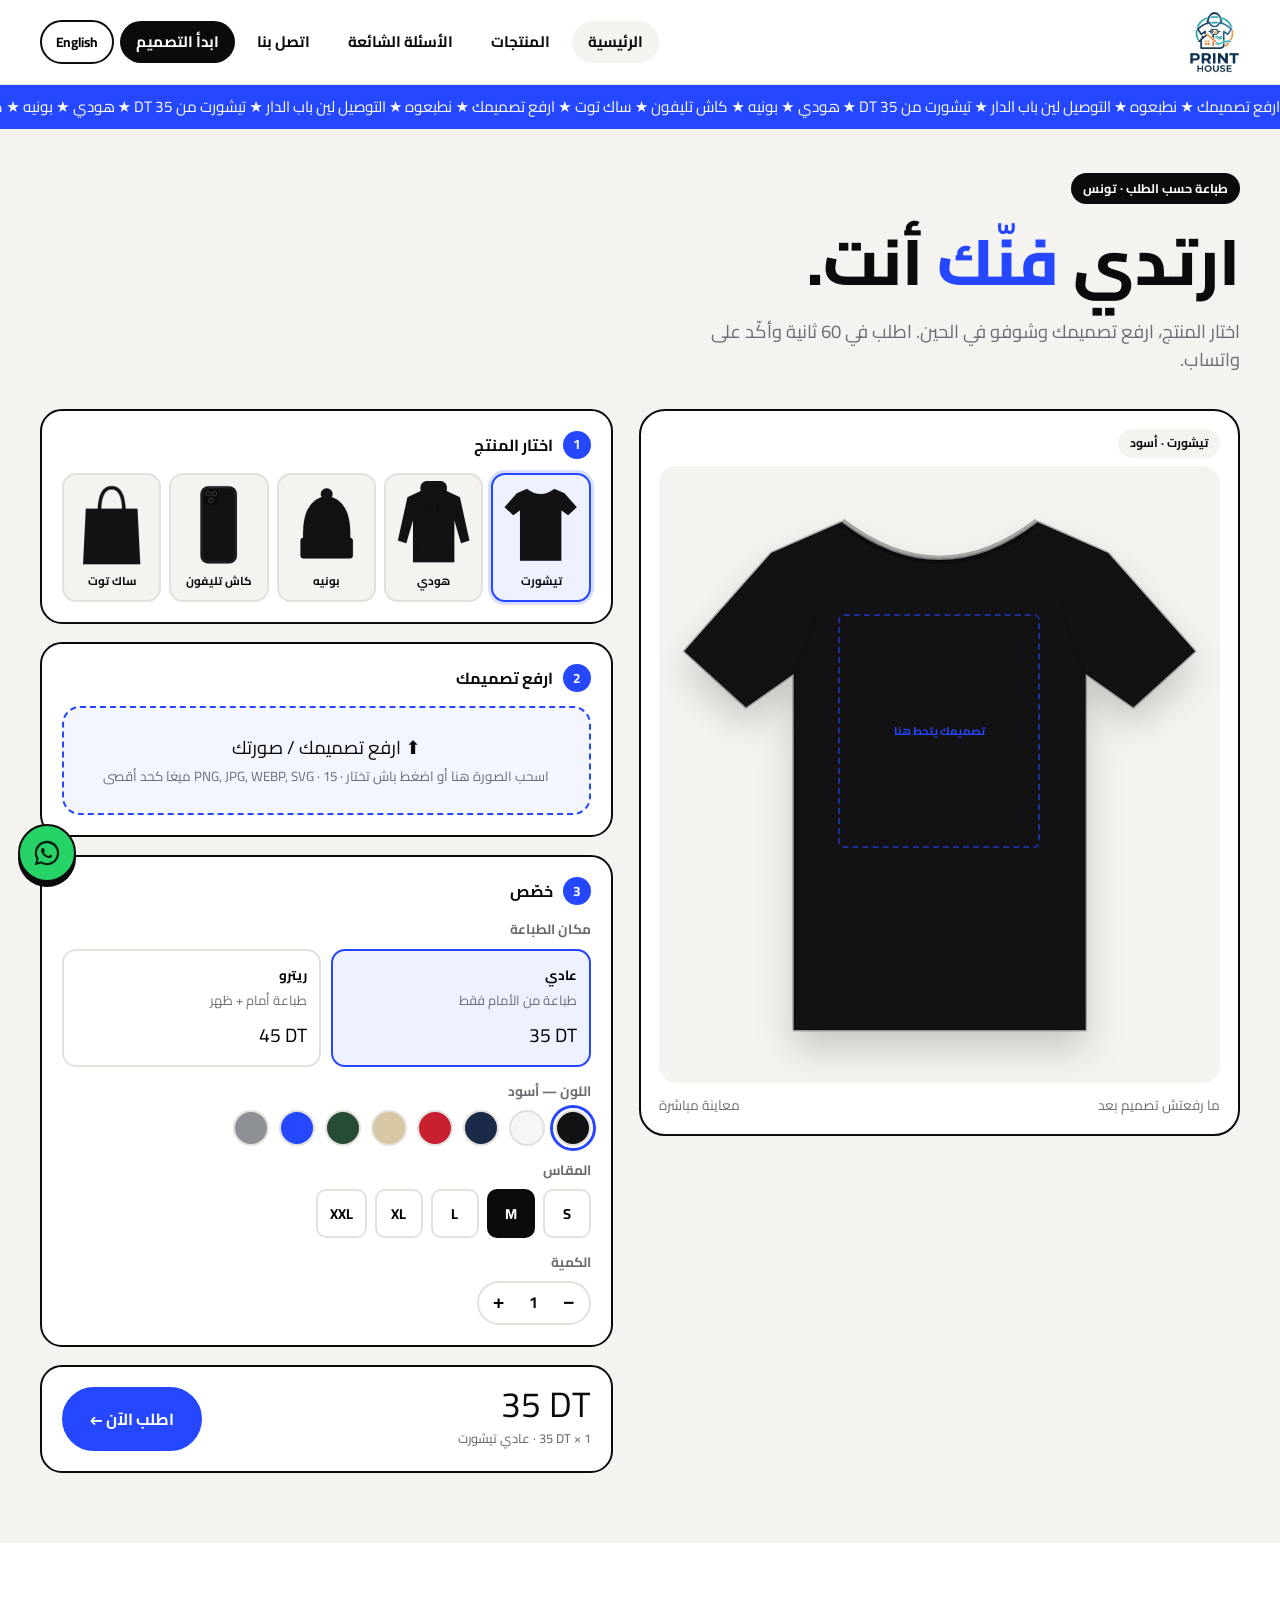
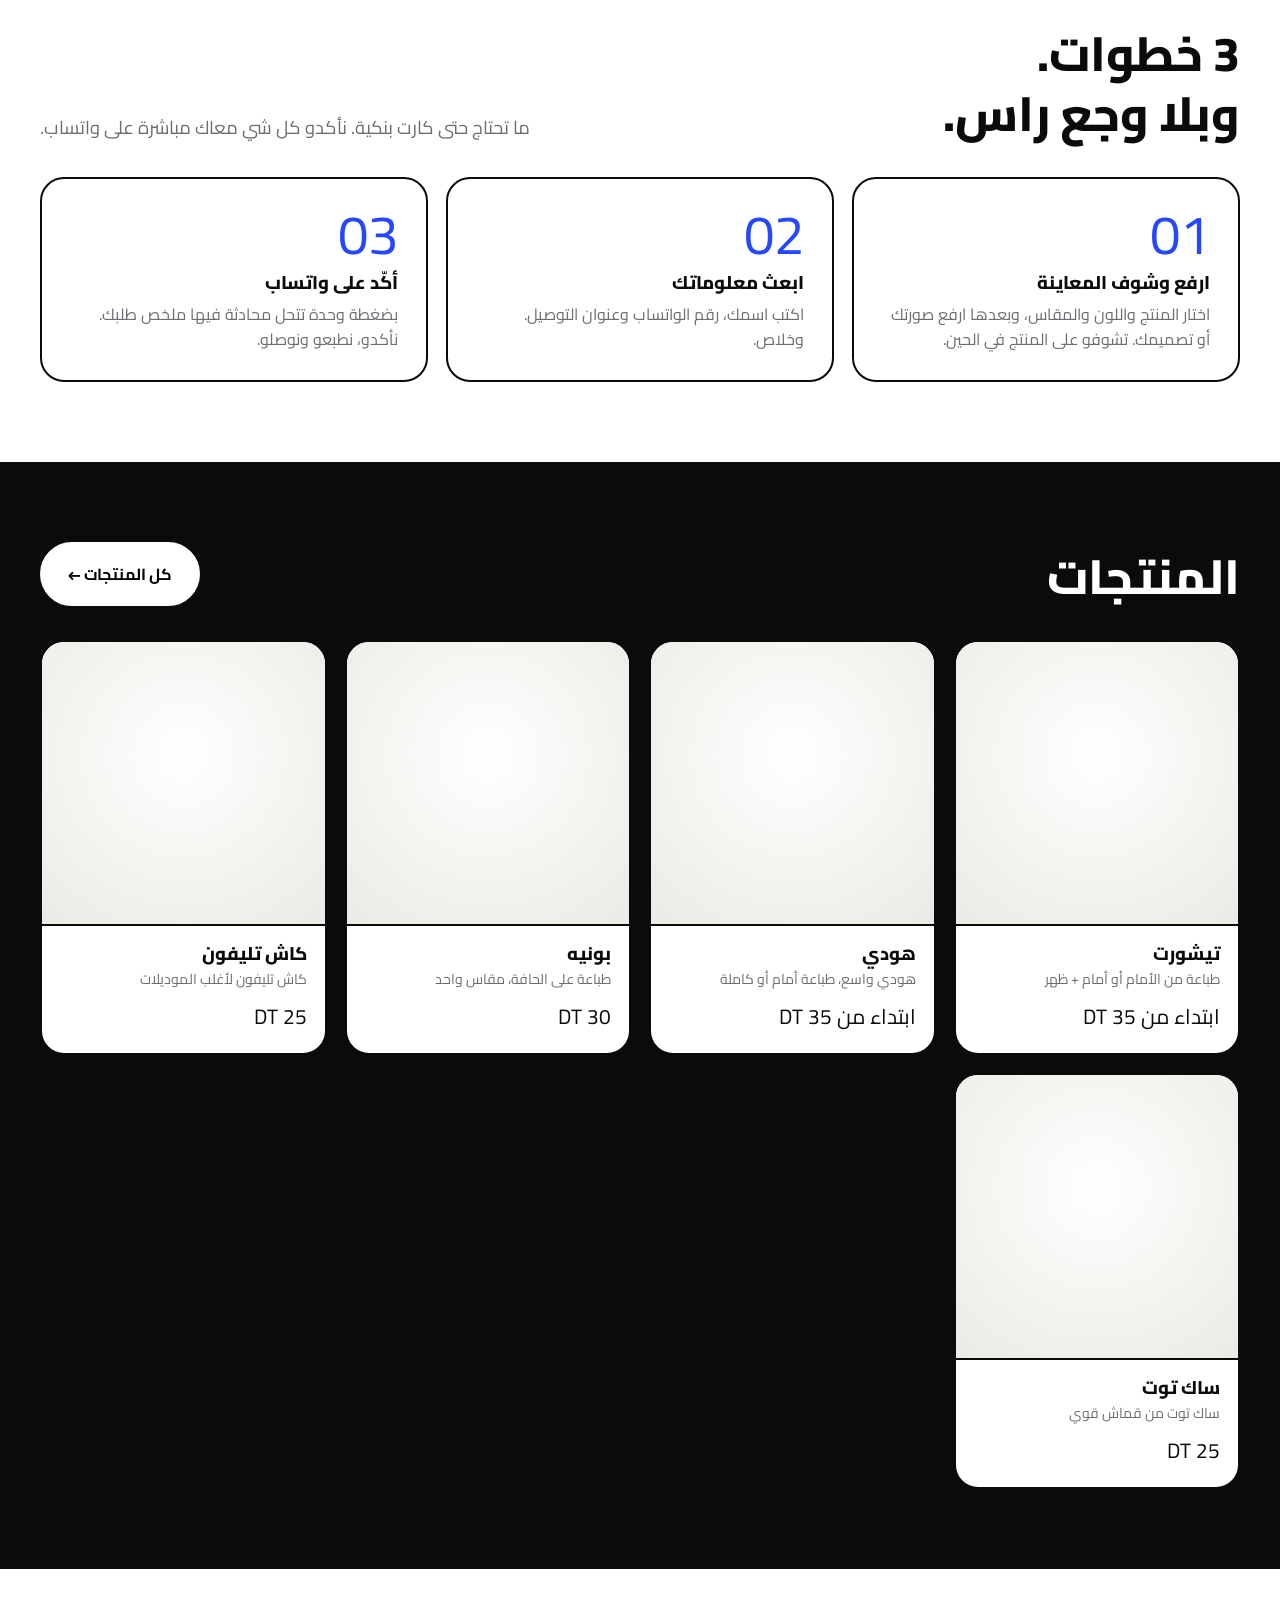
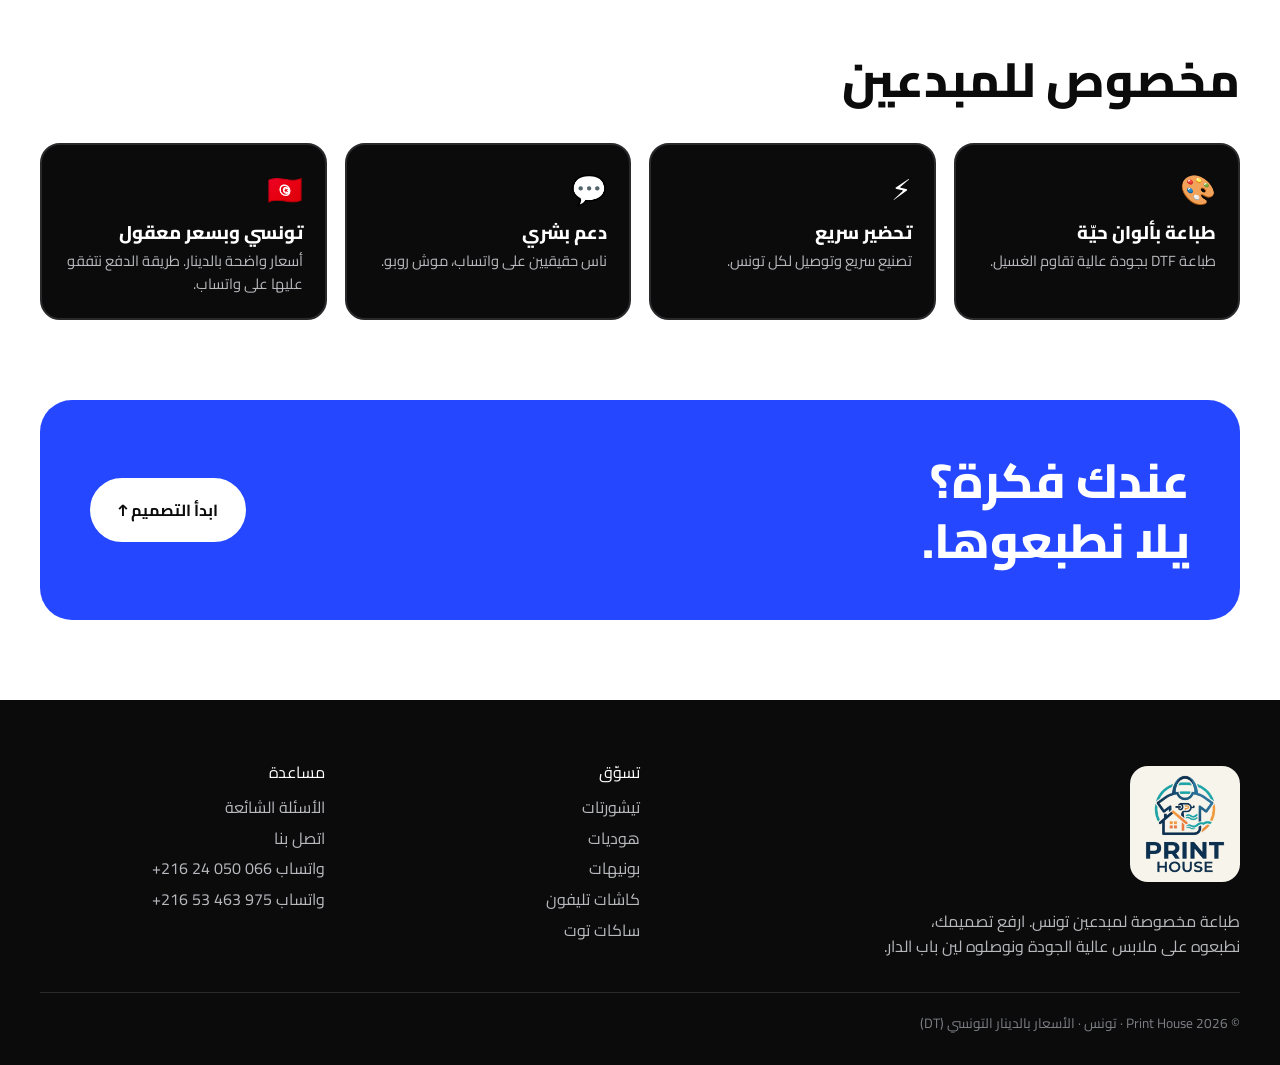
<file: thank-you.html>
<!doctype html>
<html lang="en"><head><meta charset="utf-8"><meta name="viewport" content="width=device-width,initial-scale=1">
<title>Thank you – Print House</title><meta name="description" content="Confirm your order via WhatsApp.">
<link rel="preconnect" href="https://fonts.googleapis.com"><link rel="preconnect" href="https://fonts.gstatic.com" crossorigin>
<link href="https://fonts.googleapis.com/css2?family=Archivo+Black&family=Space+Grotesk:wght@400;500;700&family=Cairo:wght@400;600;700;800&display=swap" rel="stylesheet">
<link rel="icon" type="image/png" sizes="32x32" href="ph-favicon-32.png"><link rel="icon" type="image/png" sizes="512x512" href="ph-favicon.png"><link rel="apple-touch-icon" href="ph-apple-touch-icon.png">
<meta property="og:type" content="website"><meta property="og:site_name" content="Print House"><meta property="og:title" content="Print House"><meta property="og:description" content="Custom printing in Tunisia. Upload your design, we print it on T-shirts, hoodies, beanies, phone cases and tote bags."><meta property="og:image" content="https://zaydoun30.github.io/printhouse/ph-og-image.png"><meta property="og:url" content="https://zaydoun30.github.io/printhouse/">
<meta name="twitter:card" content="summary_large_image"><meta name="twitter:title" content="Print House"><meta name="twitter:image" content="https://zaydoun30.github.io/printhouse/ph-og-image.png"><meta name="theme-color" content="#0b0b0c"><link rel="stylesheet" href="style.css"></head>
<body data-page="thanks">

<section class="thanks"><div class="wrap" style="max-width:820px">
  <div class="check">✓</div>
  <h1 id="th1"></h1>
  <p class="lead" id="tlead" style="margin:16px auto 34px"></p>
  <a id="wa" class="wa-btn" href="https://wa.me/21624050066" target="_blank" rel="noopener"><svg viewBox="0 0 32 32" fill="currentColor"><path d="M16 3C8.8 3 3 8.8 3 16c0 2.3.6 4.5 1.7 6.4L3 29l6.8-1.8A13 13 0 0 0 16 29c7.2 0 13-5.8 13-13S23.2 3 16 3zm0 23.7c-2 0-3.9-.6-5.5-1.6l-.4-.2-4 1 1.1-3.9-.3-.4A10.6 10.6 0 1 1 16 26.7zm5.8-7.9c-.3-.2-1.9-.9-2.200-1-.3-.1-.5-.2-.7.2-.2.3-.8 1-1 1.200-.2.200-.4.200-.7.100-.3-.2-1.400-.5-2.600-1.600-1-.9-1.600-1.900-1.800-2.200-.2-.3 0-.5.100-.6l.5-.5c.1-.2.200-.3.300-.5.100-.2 0-.4 0-.5l-1-2.300c-.2-.6-.5-.5-.7-.5h-.6c-.2 0-.5.100-.8.400-.3.300-1 1-1 2.400s1 2.800 1.200 3c.1.200 2 3.100 4.900 4.300.7.300 1.200.5 1.600.6.700.2 1.300.2 1.800.1.600-.1 1.900-.8 2.100-1.500.3-.7.300-1.400.2-1.500-.1-.1-.3-.2-.6-.4z"/></svg><span>Confirm order via WhatsApp</span></a>
  <p class="numline" id="numline"></p>
  <p style="margin-top:6px"><a id="wa2" class="btn ghost" href="https://wa.me/21653463975" target="_blank" rel="noopener"></a></p>
  <div class="notice" id="attach-note"></div>
  <div class="card" style="text-align:start;margin-top:30px"><h3 style="margin-bottom:12px"><span id="sumt"></span> · <bdi id="ref"></bdi></h3><div id="sum"></div></div>
  <p style="margin-top:30px"><a href="index.html" class="btn ghost" id="backhome"></a></p>
</div></section>
<script src="i18n.js"></script><script src="app.js"></script>
<script>
function pageInit(){
  const o=load('ph_order'),c=load('ph_customer');
  if(!o||!o.ref||!c){location.replace('index.html');return;}
  const ar=LANG==='ar',first=esc(c.name.split(' ')[0]);
  document.getElementById('th1').innerHTML=ar?('طلبك تسجّل يا <span class="accent">'+first+'</span> ✓'):('Order <span class="accent">received</span>, '+first+'!');
  document.getElementById('tlead').innerHTML=ar?'طلبك تسجّل عندنا. <b>الخطوة الأخيرة:</b> ادخل أكّد الطلب على واتساب. الطلب ما يتأكدش حتى تبعث الرسالة.':'Your order is placed. <b>Last step:</b> go confirm it on WhatsApp. The order is only confirmed once you send the message.';
  document.getElementById('numline').innerHTML=(ar?'رقم الواتساب متاعنا: ':'Our WhatsApp numbers: ')+'<b><bdi>+216 24 050 066</bdi></b> &nbsp;·&nbsp; <b><bdi>+216 53 463 975</bdi></b>';
  document.getElementById('wa2').innerHTML=(ar?'أو أكّد على الرقم التاني: ':'Or confirm on our second number: ')+'<bdi>+216 53 463 975</bdi>';
  document.getElementById('sumt').textContent=t('Order summary');
  document.getElementById('ref').textContent=o.ref;
  document.getElementById('backhome').textContent=t('Back to home');
  const allUp=o.files.every(f=>f.url);
  document.getElementById('attach-note').innerHTML=allUp
    ?(ar?'✓ <b>تصميمك تحمّل</b> والرابط متاعو موجود في رسالة الواتساب. اضغط إرسال وبرك.':'✓ <b>Your design is uploaded</b> and its link is inside the WhatsApp message. Just press send.')
    :(ar?'📎 <b>ما تنساش:</b> بعد ما تتحل المحادثة، ابعث ملف التصميم الأصلي ('+o.files.map(f=>'<bdi>'+esc(f.name)+'</bdi>').join('، ')+') باش نطبعو بأحسن جودة.':'📎 <b>Do not forget:</b> after the chat opens, attach your original design file(s) ('+o.files.map(f=>'<bdi>'+esc(f.name)+'</bdi>').join(', ')+') so we print from full quality.');
  const msg=buildWaMessage(o,c);
  document.getElementById('wa').href=waLink(msg);document.getElementById('wa2').href=waLink(msg,WA_NUMBER2);
  const r=(a,b)=>'<div class="sum-row"><span>'+a+'</span><span>'+b+'</span></div>';
  const sideLbl=s=>s==='front'?t('Front'):t('Back');
  document.getElementById('sum').innerHTML=r(t('Product'),esc(pname(o.product))+' – '+esc(t(o.variantLabel))+' ('+esc(t(o.variantDesc))+')')+r(t('Colour'),esc(cname(o.colorKey)))+(o.size?r(t('Size'),esc(o.size)):'')+(o.model?r(t('Phone model'),esc(t(o.model))):'')+r(t('Quantity'),o.qty)+
    o.files.map(f=>r(t('Design')+(o.files.length>1?' ('+sideLbl(f.side)+')':''),'<bdi>'+esc(f.name)+'</bdi>')).join('')+r(t('Name'),esc(c.name))+r(t('WhatsApp'),'<bdi>'+esc(c.phone)+'</bdi>')+r(t('Address'),'<bdi>'+esc(c.address)+'</bdi>، '+esc(c.city))+
    '<div class="sum-total"><span>'+t('Total')+'</span><span><bdi dir="ltr">'+o.total+' DT</bdi></span></div>';
}
</script></body></html>
</file>
<file: style.css>
:root{
  --black:#0b0b0c; --white:#fff; --paper:#f4f3ef; --grey:#6b6d72; --line:#e3e1db;
  --accent:#2447ff; --accent-2:#ff5a1f; --wa:#25d366; --r:18px;
  --display:'Archivo Black','Arial Black',system-ui,sans-serif;
  --body:'Space Grotesk',system-ui,-apple-system,'Segoe UI',sans-serif;
}
*{box-sizing:border-box;margin:0;padding:0}
html{scroll-behavior:smooth}
body{font-family:var(--body);color:var(--black);background:var(--white);line-height:1.55;-webkit-font-smoothing:antialiased}
img,svg{max-width:100%;display:block}
a{color:inherit}
.wrap{width:min(1200px,100% - 40px);margin-inline:auto}
h1,h2,h3{font-family:var(--display);line-height:1.02;letter-spacing:-.02em;font-weight:400;text-transform:uppercase}
h1{font-size:clamp(2.4rem,6vw,4.6rem)}
h2{font-size:clamp(1.8rem,4vw,3rem)}
h3{font-size:1.15rem}
.accent{color:var(--accent)}
.eyebrow{display:inline-block;font-weight:700;font-size:.78rem;letter-spacing:.14em;text-transform:uppercase;background:var(--black);color:#fff;padding:6px 12px;border-radius:99px;margin-bottom:18px}
.lead{font-size:1.15rem;color:var(--grey);max-width:560px}

/* buttons */
.btn{display:inline-flex;align-items:center;justify-content:center;gap:10px;font:700 1rem var(--body);padding:15px 26px;border-radius:99px;border:2px solid var(--black);background:var(--black);color:#fff;cursor:pointer;text-decoration:none;transition:.18s transform,.18s background,.18s box-shadow}
.btn:hover{transform:translateY(-2px);box-shadow:0 8px 0 -2px var(--accent)}
.btn.accent-bg{background:var(--accent);border-color:var(--accent)}
.btn.ghost{background:transparent;color:var(--black)}
.btn.block{width:100%}
.btn:disabled{opacity:.4;cursor:not-allowed;transform:none;box-shadow:none}

/* header */
header.site{position:sticky;top:0;z-index:50;background:rgba(255,255,255,.92);backdrop-filter:blur(10px);border-bottom:1px solid var(--line)}
header.site .wrap{display:flex;align-items:center;justify-content:space-between;height:70px}
.logo{font-family:var(--display);font-size:1.5rem;text-decoration:none;letter-spacing:-.03em;text-transform:uppercase}
.logo span{background:var(--accent);color:#fff;padding:0 8px;border-radius:8px;margin-left:4px}
nav.main{display:flex;gap:6px;align-items:center}
nav.main a{text-decoration:none;font-weight:700;padding:9px 16px;border-radius:99px;font-size:.95rem}
nav.main a:hover,nav.main a.on{background:var(--paper)}
nav.main a.cta{background:var(--black);color:#fff}
nav.main a.cta:hover{background:var(--accent)}
.burger{display:none;background:none;border:2px solid var(--black);border-radius:10px;font-size:1.3rem;padding:4px 10px;cursor:pointer}
@media(max-width:760px){
  .burger{display:block}
  nav.main{position:absolute;top:70px;left:0;right:0;background:#fff;flex-direction:column;align-items:stretch;padding:14px 20px 20px;border-bottom:1px solid var(--line);display:none}
  nav.main.open{display:flex}
  nav.main a{text-align:center}
}

/* marquee */
.marquee{background:var(--accent);color:#fff;overflow:hidden;white-space:nowrap;font-family:var(--display);text-transform:uppercase;padding:10px 0;font-size:.95rem}
.marquee div{display:inline-block;animation:mq 28s linear infinite}
@keyframes mq{to{transform:translateX(-50%)}}

/* hero / customizer */
.hero{padding:44px 0 70px;background:var(--paper)}
.hero-head{max-width:760px;margin-bottom:34px}
.hero-head p{margin-top:16px}
.customizer{display:grid;grid-template-columns:1.05fr 1fr;gap:26px;align-items:start}
@media(max-width:900px){.customizer{grid-template-columns:1fr}}
.stage-card{background:#fff;border:2px solid var(--black);border-radius:26px;padding:18px;position:sticky;top:90px}
@media(max-width:900px){.stage-card{position:relative;top:0}}
.stage-top{display:flex;justify-content:space-between;align-items:center;margin-bottom:8px}
.pill{font-size:.75rem;font-weight:700;letter-spacing:.08em;text-transform:uppercase;background:var(--paper);padding:5px 12px;border-radius:99px}
.view-tabs{display:flex;gap:6px}
.view-tabs button{font:700 .8rem var(--body);border:2px solid var(--black);background:#fff;border-radius:99px;padding:6px 14px;cursor:pointer}
.view-tabs button.on{background:var(--black);color:#fff}
.stage{position:relative;aspect-ratio:400/440;background:radial-gradient(circle at 50% 40%,#fff 0,#eceae4 100%);border-radius:18px;overflow:hidden}
.stage svg.prod{position:absolute;inset:0;width:100%;height:100%;filter:drop-shadow(0 18px 18px rgba(0,0,0,.18))}
.print-area{position:absolute;display:flex;align-items:center;justify-content:center;border:2px dashed rgba(36,71,255,.55);border-radius:6px;overflow:hidden;transition:.2s}
.print-area.filled{border-color:transparent}
.print-area img{width:100%;height:100%;object-fit:contain}
.print-area .ph{font-size:.7rem;text-align:center;font-weight:700;color:var(--accent);padding:4px;line-height:1.2}
.stage-foot{display:flex;justify-content:space-between;gap:10px;margin-top:12px;font-size:.85rem;color:var(--grey)}

.panel{display:flex;flex-direction:column;gap:18px}
.step{background:#fff;border:2px solid var(--black);border-radius:22px;padding:20px}
.step-title{display:flex;align-items:center;gap:10px;font-weight:700;margin-bottom:14px}
.step-title b{display:grid;place-items:center;width:28px;height:28px;border-radius:50%;background:var(--accent);color:#fff;font-size:.85rem}
.gallery{display:grid;grid-template-columns:repeat(5,1fr);gap:8px}
@media(max-width:520px){.gallery{grid-template-columns:repeat(3,1fr)}}
.pcard{border:2px solid var(--line);background:var(--paper);border-radius:14px;padding:6px 4px 8px;cursor:pointer;text-align:center;font:700 .72rem var(--body);transition:.15s}
.pcard:hover{border-color:var(--black)}
.pcard.on{border-color:var(--accent);background:#eef1ff;box-shadow:0 0 0 3px rgba(36,71,255,.18)}
.pcard svg{width:100%;aspect-ratio:1;margin-bottom:2px}
.drop{display:block;border:2.5px dashed var(--accent);background:#f3f5ff;border-radius:18px;padding:26px 16px;text-align:center;cursor:pointer;transition:.15s}
.drop.over{background:#dfe5ff;transform:scale(1.01)}
.drop .big{font-family:var(--display);text-transform:uppercase;font-size:1.15rem}
.drop small{display:block;color:var(--grey);margin-top:4px}
.drop.has{border-style:solid;background:#eefaf2;border-color:#1a9b4a}
.fileline{display:flex;justify-content:space-between;align-items:center;gap:10px;font-size:.88rem;margin-top:10px}
.fileline button{background:none;border:none;text-decoration:underline;cursor:pointer;font:700 .85rem var(--body);color:var(--accent-2)}
.opt-label{font-weight:700;font-size:.85rem;margin:14px 0 8px;text-transform:uppercase;letter-spacing:.06em;color:var(--grey)}
.opt-label:first-child{margin-top:0}
.variants{display:grid;grid-template-columns:1fr 1fr;gap:10px}
.variant{border:2px solid var(--line);border-radius:14px;padding:12px;cursor:pointer;text-align:left;background:#fff;font-family:var(--body);transition:.15s}
.variant:hover{border-color:var(--black)}
.variant.on{border-color:var(--accent);background:#eef1ff}
.variant b{display:block}
.variant span{font-size:.82rem;color:var(--grey)}
.variant em{font-style:normal;font-family:var(--display);font-size:1.2rem;display:block;margin-top:4px}
.swatches{display:flex;flex-wrap:wrap;gap:10px}
.sw{width:36px;height:36px;border-radius:50%;border:2px solid var(--line);cursor:pointer;position:relative}
.sw.on{outline:3px solid var(--accent);outline-offset:2px}
.sizes{display:flex;flex-wrap:wrap;gap:8px}
.sz{min-width:48px;padding:9px 12px;border-radius:10px;border:2px solid var(--line);background:#fff;font:700 .9rem var(--body);cursor:pointer}
.sz.on{background:var(--black);color:#fff;border-color:var(--black)}
select,input,textarea{font:inherit;width:100%;padding:13px 14px;border:2px solid var(--line);border-radius:12px;background:#fff}
select:focus,input:focus,textarea:focus{outline:none;border-color:var(--accent)}
.qty{display:inline-flex;align-items:center;border:2px solid var(--line);border-radius:99px}
.qty button{width:40px;height:40px;background:none;border:none;font-size:1.2rem;cursor:pointer;font-weight:700}
.qty span{min-width:30px;text-align:center;font-weight:700}
.buy{display:flex;justify-content:space-between;align-items:center;gap:14px;flex-wrap:wrap}
.price{font-family:var(--display);font-size:2.2rem;line-height:1}
.price small{display:block;font:500 .8rem var(--body);color:var(--grey);margin-top:4px}

/* sections */
section.pad{padding:80px 0}
.section-head{display:flex;justify-content:space-between;align-items:end;gap:20px;flex-wrap:wrap;margin-bottom:34px}
.steps3{display:grid;grid-template-columns:repeat(3,1fr);gap:18px}
@media(max-width:800px){.steps3{grid-template-columns:1fr}}
.big-step{border:2px solid var(--black);border-radius:24px;padding:28px;position:relative;background:#fff}
.big-step .n{font-family:var(--display);font-size:3.4rem;color:var(--accent);line-height:1}
.big-step h3{margin:10px 0 8px}
.big-step p{color:var(--grey)}
.dark{background:var(--black);color:#fff}
.dark .lead{color:#b8b9bd}
.grid-products{display:grid;grid-template-columns:repeat(auto-fill,minmax(230px,1fr));gap:18px}
.prod-card{border:2px solid var(--black);border-radius:24px;overflow:hidden;background:#fff;text-decoration:none;display:flex;flex-direction:column;transition:.18s;color:var(--black)}
.prod-card:hover{transform:translateY(-6px);box-shadow:0 10px 0 var(--accent)}
.prod-card .img{background:radial-gradient(circle at 50% 40%,#fff,#eceae4);padding:14px;aspect-ratio:1}
.prod-card .img svg{width:100%;height:100%}
.prod-card .info{padding:16px 18px 20px;border-top:2px solid var(--black)}
.prod-card .info p{color:var(--grey);font-size:.88rem;margin:4px 0 10px}
.prod-card .from{font-family:var(--display);font-size:1.3rem}
.perks{display:grid;grid-template-columns:repeat(4,1fr);gap:18px}
@media(max-width:900px){.perks{grid-template-columns:1fr 1fr}}
.perk{padding:22px;border:2px solid #2a2a2d;border-radius:20px}
.perk .ic{font-size:1.8rem}
.perk h3{margin:10px 0 6px;color:#fff}
.perk p{color:#b8b9bd;font-size:.92rem}
.cta-band{background:var(--accent);color:#fff;border-radius:32px;padding:50px;display:flex;justify-content:space-between;align-items:center;gap:24px;flex-wrap:wrap}
.cta-band .btn{background:#fff;color:var(--black);border-color:#fff}

/* forms & pages */
.page-hero{background:var(--paper);padding:60px 0 50px;border-bottom:2px solid var(--black)}
.two{display:grid;grid-template-columns:1.2fr 1fr;gap:30px;align-items:start}
@media(max-width:860px){.two{grid-template-columns:1fr}}
.card{border:2px solid var(--black);border-radius:24px;padding:28px;background:#fff}
.field{margin-bottom:16px}
.field label{display:block;font-weight:700;font-size:.88rem;margin-bottom:6px}
.field .err{color:#d11a2a;font-size:.82rem;margin-top:4px;display:none}
.field.bad input,.field.bad textarea,.field.bad select{border-color:#d11a2a}
.field.bad .err{display:block}
.sum-row{display:flex;justify-content:space-between;gap:12px;padding:9px 0;border-bottom:1px dashed var(--line);font-size:.95rem}
.sum-row span:first-child{color:var(--grey)}
.sum-total{display:flex;justify-content:space-between;font-family:var(--display);font-size:1.6rem;margin-top:14px}
.sum-thumb{background:var(--paper);border-radius:16px;padding:10px;margin-bottom:14px;display:flex;gap:10px}
.sum-thumb img{height:110px;width:auto;border-radius:10px;background:#fff;border:1px solid var(--line);object-fit:contain}
.wa-btn{display:flex;align-items:center;justify-content:center;gap:16px;background:var(--wa);color:#04210f;font:800 clamp(1.2rem,3.4vw,1.9rem) var(--body);text-transform:uppercase;letter-spacing:.02em;padding:26px 30px;border-radius:24px;text-decoration:none;border:3px solid var(--black);box-shadow:0 9px 0 var(--black);transition:.15s;text-align:center}
.wa-btn:hover{transform:translateY(4px);box-shadow:0 5px 0 var(--black)}
.wa-btn svg{width:42px;height:42px;flex:none}
.thanks{text-align:center;padding:70px 0 40px}
.thanks .check{width:90px;height:90px;border-radius:50%;background:var(--accent);color:#fff;display:grid;place-items:center;font-size:3rem;margin:0 auto 24px}
.notice{background:#fff7e6;border:2px solid #ffb020;border-radius:16px;padding:14px 18px;font-size:.93rem;margin:24px 0}
.faq-item{border:2px solid var(--black);border-radius:18px;margin-bottom:12px;background:#fff;overflow:hidden}
.faq-item button{width:100%;text-align:left;background:none;border:none;font:700 1.05rem var(--body);padding:20px 24px;cursor:pointer;display:flex;justify-content:space-between;gap:14px}
.faq-item button i{font-style:normal;font-size:1.4rem;line-height:1;transition:.2s}
.faq-item.open button i{transform:rotate(45deg);color:var(--accent)}
.faq-item .a{max-height:0;overflow:hidden;transition:max-height .3s;padding:0 24px;color:var(--grey)}
.faq-item.open .a{padding-bottom:20px}
.contact-cards{display:grid;gap:14px}
.cc{display:flex;gap:16px;align-items:center;border:2px solid var(--black);border-radius:18px;padding:18px;text-decoration:none;background:#fff}
.cc:hover{background:var(--paper)}
.cc .ic{width:48px;height:48px;border-radius:14px;background:var(--black);color:#fff;display:grid;place-items:center;font-size:1.4rem;flex:none}
.cc small{color:var(--grey);display:block}
.filter{display:flex;gap:8px;flex-wrap:wrap;margin-bottom:26px}
.filter button{font:700 .9rem var(--body);padding:9px 18px;border-radius:99px;border:2px solid var(--black);background:#fff;cursor:pointer}
.filter button.on{background:var(--black);color:#fff}

footer.site{background:var(--black);color:#fff;padding:60px 0 30px;margin-top:0}
footer.site .cols{display:grid;grid-template-columns:2fr 1fr 1fr;gap:30px}
@media(max-width:700px){footer.site .cols{grid-template-columns:1fr}}
footer.site a{display:block;color:#b8b9bd;text-decoration:none;margin:6px 0}
footer.site a:hover{color:#fff}
footer.site h4{font-family:var(--display);text-transform:uppercase;margin-bottom:10px;font-weight:400}
footer.site .copy{border-top:1px solid #2a2a2d;margin-top:34px;padding-top:20px;color:#7d7f84;font-size:.85rem}
.toast{position:fixed;left:50%;bottom:26px;transform:translate(-50%,120px);background:var(--black);color:#fff;padding:14px 22px;border-radius:99px;font-weight:700;z-index:99;transition:.3s;border:2px solid var(--accent-2);max-width:92vw;text-align:center}
.toast.show{transform:translate(-50%,0)}
.float-wa{position:fixed;right:18px;bottom:18px;z-index:60;width:58px;height:58px;border-radius:50%;background:var(--wa);display:grid;place-items:center;border:2px solid var(--black);box-shadow:0 5px 0 var(--black)}
.float-wa svg{width:30px;height:30px}

/* real photos + logo */
.logo img{height:62px;width:auto;display:block}
.logo.badge{display:inline-block;background:#f7f4ec;border-radius:18px;padding:8px 14px}
.logo.badge img{height:100px}
header.site .wrap{height:84px}
nav.main{top:84px}
.stage{background:#f4f3ef;max-height:640px;margin-inline:auto}
.stage img.photo{position:absolute;inset:0;width:100%;height:100%;object-fit:contain;mix-blend-mode:multiply}
.pcard img{aspect-ratio:1;margin-bottom:2px;width:100%;object-fit:contain}
.prod-card .img img{width:100%;height:100%;object-fit:contain}
.print-area img{opacity:.96}

.stage{aspect-ratio:400/440}
.pcard svg{width:100%;aspect-ratio:1;height:auto}

/* language button + RTL */
nav.main .lang{font:700 .85rem var(--body);border:2px solid var(--black);background:#fff;border-radius:99px;padding:7px 14px;cursor:pointer}
nav.main .lang:hover{background:var(--black);color:#fff}
.numline{margin-top:16px;font-size:1.02rem}
.faq-item button,.variant{text-align:start}
:root[dir="rtl"]{--display:'Cairo','Archivo Black',system-ui,sans-serif;--body:'Cairo','Space Grotesk',system-ui,-apple-system,'Segoe UI',sans-serif}
[dir="rtl"] *{letter-spacing:0!important;text-transform:none!important}
[dir="rtl"] h1,[dir="rtl"] h2,[dir="rtl"] h3{line-height:1.25;font-weight:800}
[dir="rtl"] h1{font-size:clamp(2.2rem,5.4vw,4rem)}
[dir="rtl"] .marquee div{animation-name:mqr}
@keyframes mqr{to{transform:translateX(50%)}}
[dir="rtl"] .float-wa{right:auto;left:18px}
[dir="rtl"] .toast{direction:rtl}
</file>
